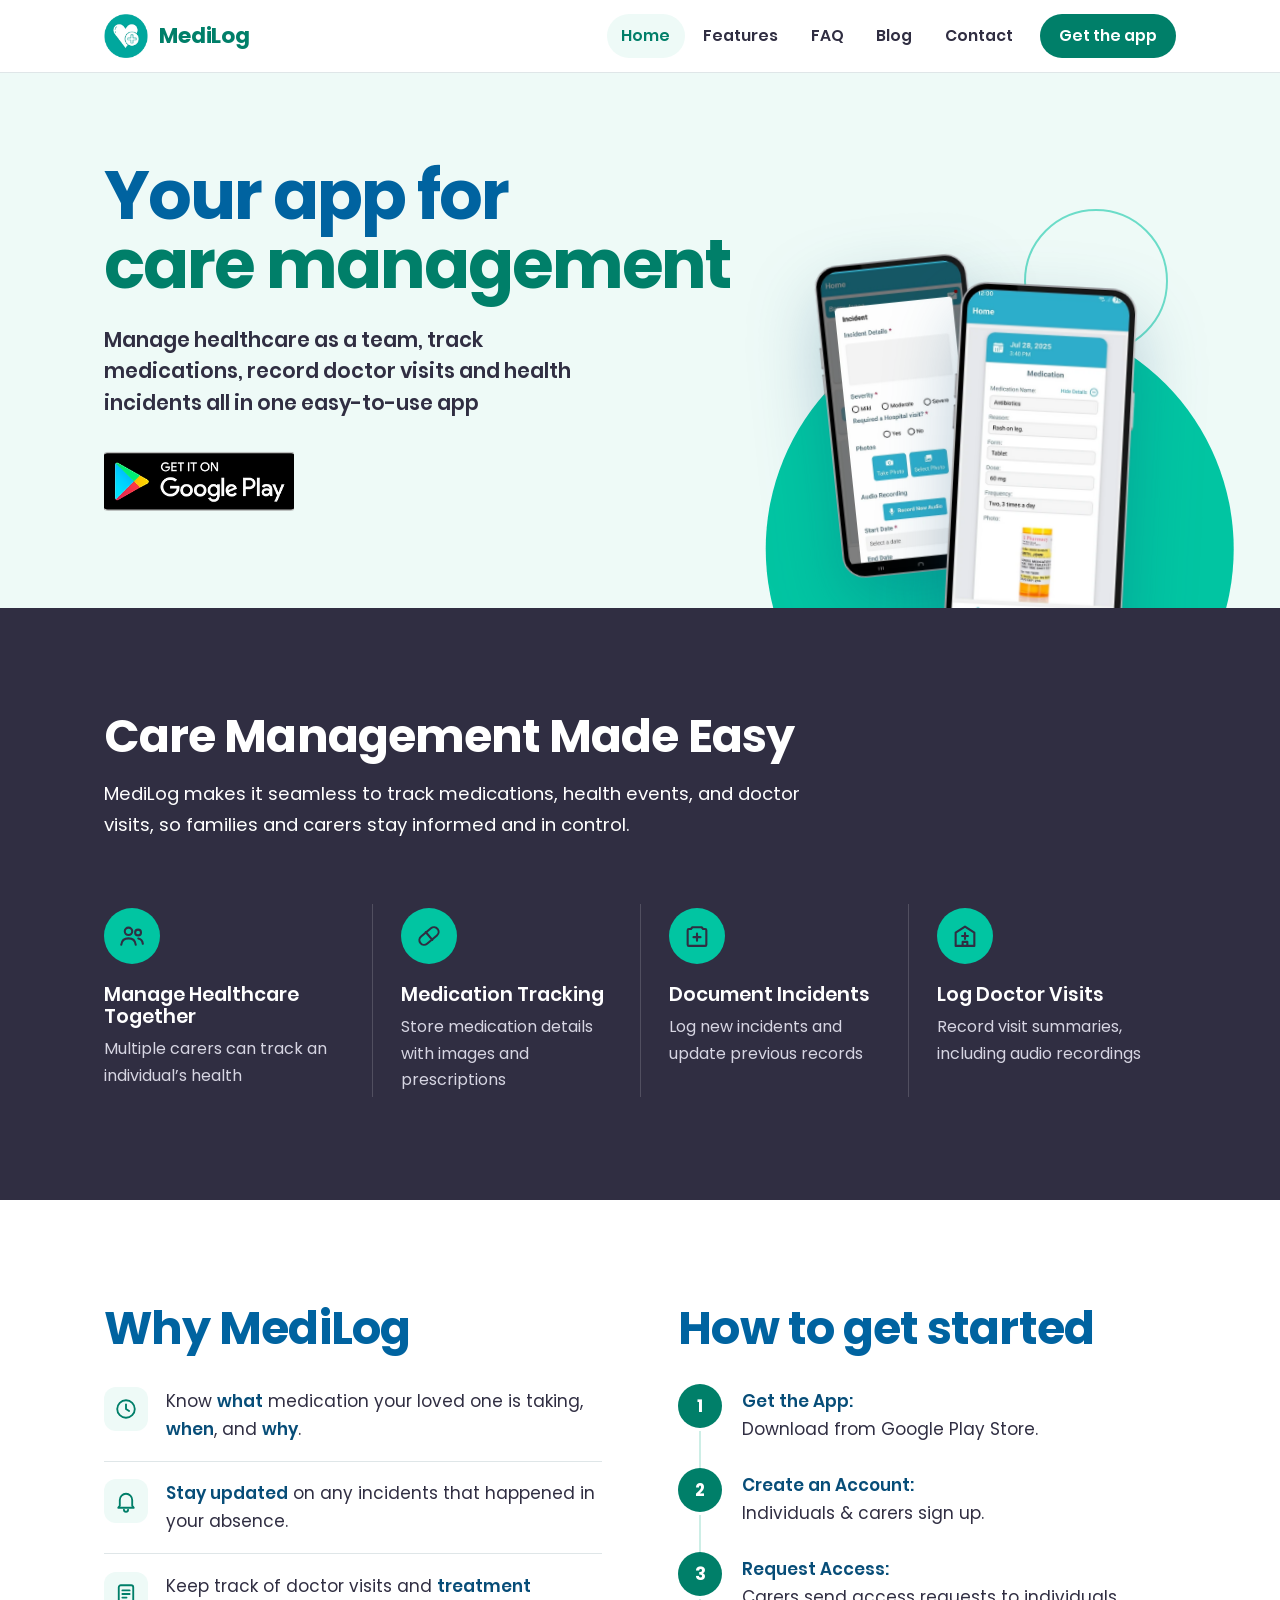
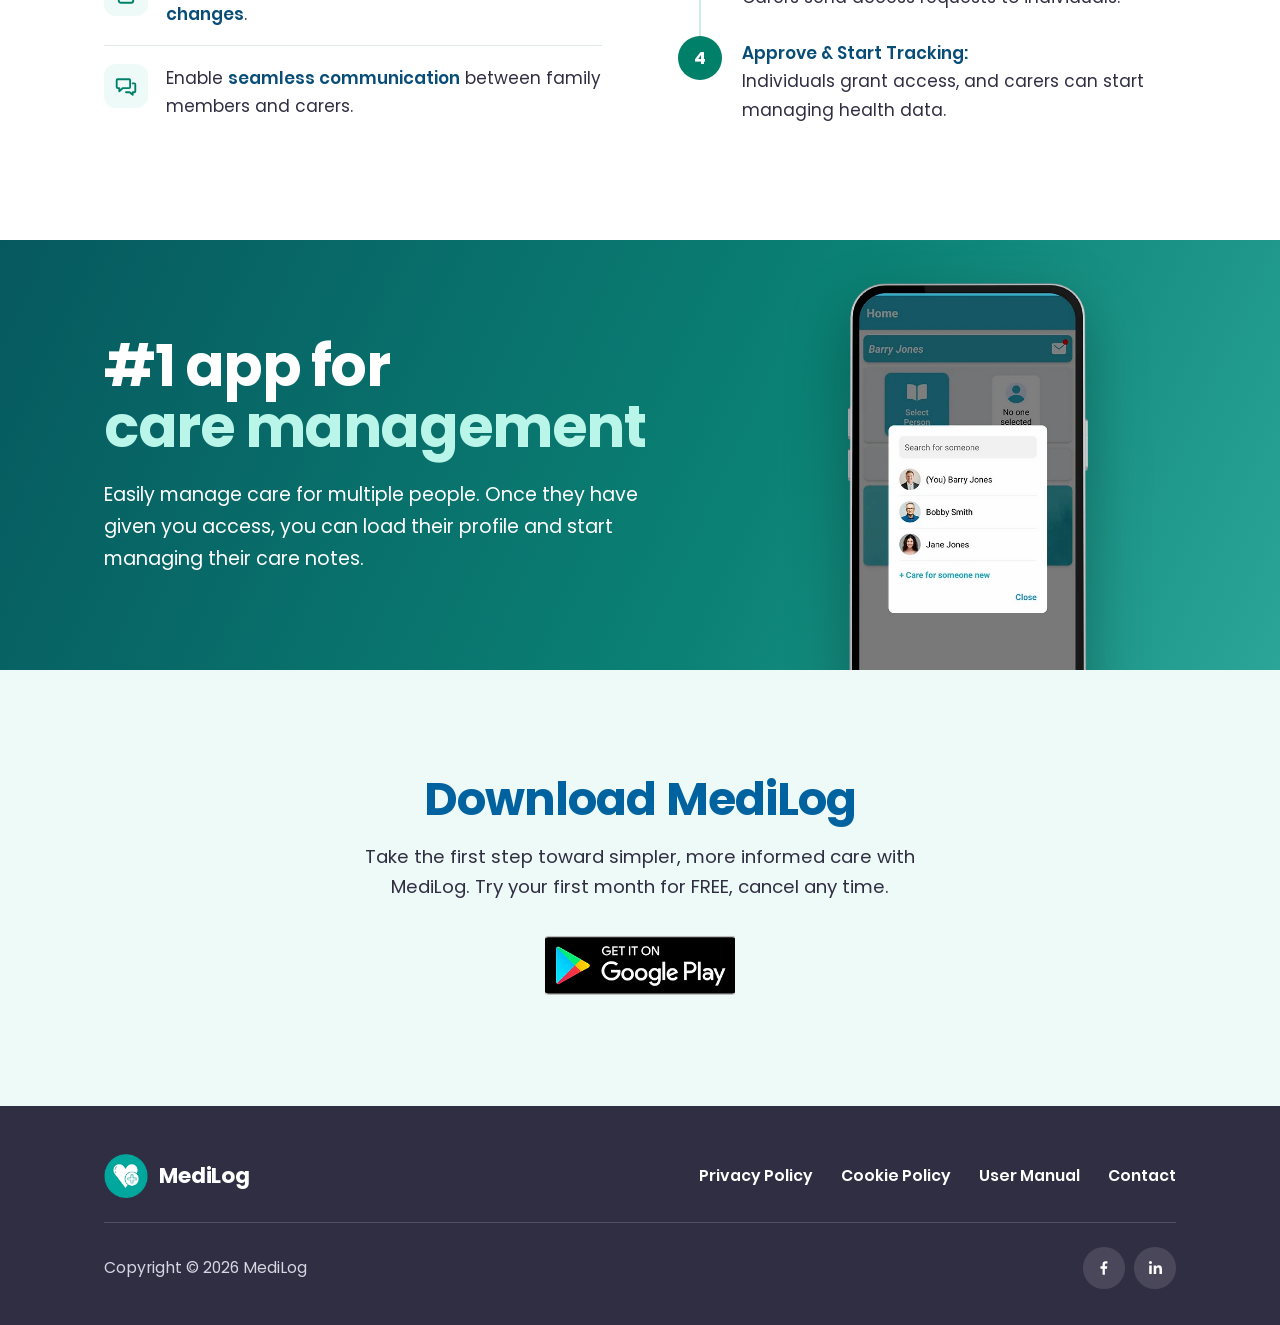
<file: index.html>
<!DOCTYPE html>
<html lang="en-GB">
<head>
<meta charset="utf-8">
<meta name="viewport" content="width=device-width, initial-scale=1">
<title>MediLog | Health Tracking App</title>
<meta name="description" content="MediLog: Track medications, schedule doctor visits, and record health incidents - all in one, easy-to-use mobile app.">
<link rel="canonical" href="https://www.medilog.co.uk/">
<meta property="og:type" content="website">
<meta property="og:site_name" content="MediLog">
<meta property="og:title" content="MediLog | Health Tracking App">
<meta property="og:description" content="MediLog: Track medications, schedule doctor visits, and record health incidents - all in one, easy-to-use mobile app.">
<meta property="og:url" content="https://www.medilog.co.uk/">
<meta property="og:image" content="https://www.medilog.co.uk/assets/img/og-image.png">
<meta name="twitter:card" content="summary_large_image">
<meta name="theme-color" content="#007f69">
<link rel="icon" type="image/png" sizes="32x32" href="assets/img/favicon-32.png">
<link rel="icon" type="image/png" sizes="192x192" href="assets/img/icon-192.png">
<link rel="apple-touch-icon" href="assets/img/apple-touch-icon.png">
<link rel="preload" href="assets/fonts/poppins-700.woff2" as="font" type="font/woff2" crossorigin>
<link rel="stylesheet" href="assets/css/site.css">
</head>
<body>
<a class="skip" href="#main">Skip to content</a>
<header class="site-header">
  <div class="wrap">
    <a class="brand" href="index.html"><img src="assets/img/logo.png" alt="" width="44" height="44">MediLog</a>
    <button class="nav-toggle" type="button" aria-expanded="false" aria-controls="site-nav"><svg viewBox="0 0 24 24" fill="none" stroke="currentColor" stroke-width="1.8" stroke-linecap="round" stroke-linejoin="round" aria-hidden="true" focusable="false"><path d="M4 7h16M4 12h16M4 17h16"/></svg>Menu</button>
    <nav class="site-nav" id="site-nav" aria-label="Main">
      <ul>
        <li><a href="index.html" aria-current="page">Home</a></li>
        <li><a href="index.html#features">Features</a></li>
        <li><a href="faq.html">FAQ</a></li>
        <li><a href="blog.html">Blog</a></li>
        <li><a href="contact.html">Contact</a></li>
        <li class="nav-cta"><a href="https://play.google.com/store/apps/details?id=com.shaficonsultancy.medilog" target="_blank" rel="noopener">Get the app</a></li>
      </ul>
    </nav>
  </div>
</header>
<main id="main">
<section class="hero">
  <div class="wrap">
    <div class="hero-copy">
      <h1>Your app for <span>care management</span></h1>
      <p class="lede">Manage healthcare as a team, track medications, record doctor visits and health incidents all in one easy-to-use app</p>
      <a class="play-badge" href="https://play.google.com/store/apps/details?id=com.shaficonsultancy.medilog" target="_blank" rel="noopener"><img src="assets/img/google-play-badge.png" alt="Get it on Google Play" width="330" height="106"></a>
    </div>
    <div class="hero-art">
      <img class="phone-back" src="assets/img/screen-incident.webp" alt="MediLog incident form with severity, photos and audio recording" width="448" height="802">
      <img class="phone-front" src="assets/img/screen-medication.webp" alt="MediLog medication record showing name, reason, dose and a photo" width="448" height="802">
    </div>
  </div>
</section>

<section class="section features on-dark" id="features">
  <div class="wrap">
    <h2>Care Management Made Easy</h2>
    <p class="section-intro">MediLog makes it seamless to track medications, health events, and doctor visits, so families and carers stay informed and in control.</p>
    <ul class="feature-grid">
      <li><span class="icon"><svg viewBox="0 0 24 24" fill="none" stroke="currentColor" stroke-width="1.8" stroke-linecap="round" stroke-linejoin="round" aria-hidden="true" focusable="false"><circle cx="9" cy="8" r="3.2"/><path d="M2.8 19.5c.4-3.4 2.9-5.5 6.2-5.5s5.8 2.1 6.2 5.5"/><circle cx="17.2" cy="9" r="2.5"/><path d="M17.4 14.1c2.2.3 3.6 2 3.9 4.6"/></svg></span><h3>Manage Healthcare Together</h3><p>Multiple carers can track an individual’s health</p></li>
      <li><span class="icon"><svg viewBox="0 0 24 24" fill="none" stroke="currentColor" stroke-width="1.8" stroke-linecap="round" stroke-linejoin="round" aria-hidden="true" focusable="false"><rect x="2.5" y="8" width="19" height="8" rx="4" transform="rotate(-40 12 12)"/><path d="M9.2 8.6l5.6 6.7"/></svg></span><h3>Medication Tracking</h3><p>Store medication details with images and prescriptions</p></li>
      <li><span class="icon"><svg viewBox="0 0 24 24" fill="none" stroke="currentColor" stroke-width="1.8" stroke-linecap="round" stroke-linejoin="round" aria-hidden="true" focusable="false"><path d="M8 4.5h8l1.2 1.5H19a1 1 0 0 1 1 1v12.5a1 1 0 0 1-1 1H5a1 1 0 0 1-1-1V7a1 1 0 0 1 1-1h1.8z"/><path d="M12 10v6M9 13h6"/></svg></span><h3>Document Incidents</h3><p>Log new incidents and update previous records</p></li>
      <li><span class="icon"><svg viewBox="0 0 24 24" fill="none" stroke="currentColor" stroke-width="1.8" stroke-linecap="round" stroke-linejoin="round" aria-hidden="true" focusable="false"><path d="M4 20.5V9.2L12 4l8 5.2v11.3z"/><path d="M12 9.5v5M9.5 12h5"/><path d="M10 20.5V17h4v3.5"/></svg></span><h3>Log Doctor Visits</h3><p>Record visit summaries, including audio recordings</p></li>
    </ul>
  </div>
</section>

<section class="section why-how">
  <div class="wrap">
    <div>
      <h2>Why MediLog</h2>
      <ul class="why-list">
        <li><svg viewBox="0 0 24 24" fill="none" stroke="currentColor" stroke-width="1.8" stroke-linecap="round" stroke-linejoin="round" aria-hidden="true" focusable="false"><circle cx="12" cy="12" r="8.5"/><path d="M12 7.5V12l3 2"/></svg><p>Know <strong>what</strong> medication your loved one is taking, <strong>when</strong>, and <strong>why</strong>.</p></li>
        <li><svg viewBox="0 0 24 24" fill="none" stroke="currentColor" stroke-width="1.8" stroke-linecap="round" stroke-linejoin="round" aria-hidden="true" focusable="false"><path d="M6 16.5V11a6 6 0 0 1 12 0v5.5l1.5 2h-15z"/><path d="M10 20.5a2 2 0 0 0 4 0"/></svg><p><strong>Stay updated</strong> on any incidents that happened in your absence.</p></li>
        <li><svg viewBox="0 0 24 24" fill="none" stroke="currentColor" stroke-width="1.8" stroke-linecap="round" stroke-linejoin="round" aria-hidden="true" focusable="false"><rect x="5" y="3.5" width="14" height="17" rx="2"/><path d="M8.5 8.5h7M8.5 12h7M8.5 15.5h4"/></svg><p>Keep track of doctor visits and <strong>treatment changes</strong>.</p></li>
        <li><svg viewBox="0 0 24 24" fill="none" stroke="currentColor" stroke-width="1.8" stroke-linecap="round" stroke-linejoin="round" aria-hidden="true" focusable="false"><path d="M4 5.5h11a1 1 0 0 1 1 1V13a1 1 0 0 1-1 1H9l-3.5 3v-3H4a1 1 0 0 1-1-1V6.5a1 1 0 0 1 1-1z"/><path d="M18.5 9.5H20a1 1 0 0 1 1 1V17a1 1 0 0 1-1 1h-1.5v2.5L15.5 18H12"/></svg><p>Enable <strong>seamless communication</strong> between family members and carers.</p></li>
      </ul>
    </div>
    <div>
      <h2>How to get started</h2>
      <ol class="steps">
        <li><strong>Get the App:</strong> Download from Google Play Store.</li>
        <li><strong>Create an Account:</strong> Individuals &amp; carers sign up.</li>
        <li><strong>Request Access:</strong> Carers send access requests to individuals.</li>
        <li><strong>Approve &amp; Start Tracking:</strong> Individuals grant access, and carers can start managing health data.</li>
      </ol>
    </div>
  </div>
</section>

<section class="section multi on-dark">
  <div class="wrap">
    <div class="multi-copy">
      <h2>#1 app for <span>care management</span></h2>
      <p>Easily manage care for multiple people. Once they have given you access, you can load their profile and start managing their care notes.</p>
    </div>
    <div class="multi-art">
      <img src="assets/img/screen-care.webp" alt="MediLog screen for choosing which person to care for" width="498" height="886" loading="lazy">
    </div>
  </div>
</section>

<section class="section download">
  <div class="wrap">
    <h2>Download MediLog</h2>
    <p>Take the first step toward simpler, more informed care with MediLog. Try your first month for FREE, cancel any time.</p>
    <a class="play-badge" href="https://play.google.com/store/apps/details?id=com.shaficonsultancy.medilog" target="_blank" rel="noopener"><img src="assets/img/google-play-badge.png" alt="Get it on Google Play" width="330" height="106"></a>
  </div>
</section>
</main>
<footer class="site-footer on-dark">
  <div class="wrap">
    <a class="brand" href="index.html"><img src="assets/img/logo.png" alt="" width="44" height="44">MediLog</a>
    <ul class="footer-links">
      <li><a href="privacypolicy.html">Privacy Policy</a></li>
      <li><a href="cookiepolicy.html">Cookie Policy</a></li>
      <li><a href="usermanual.html">User Manual</a></li>
      <li><a href="contact.html">Contact</a></li>
    </ul>
    <div class="footer-meta">
      <p>Copyright © 2026 MediLog</p>
      <ul class="social">
        <li><a href="https://www.facebook.com/MediLog.Care.Tracker/" target="_blank" rel="noopener" aria-label="MediLog on Facebook"><svg viewBox="0 0 24 24" fill="currentColor" aria-hidden="true" focusable="false"><path d="M13.6 21v-7.6h2.6l.4-3h-3V8.5c0-.9.3-1.5 1.6-1.5h1.6V4.3c-.3 0-1.2-.1-2.3-.1-2.3 0-3.8 1.4-3.8 3.9v2.3H8.1v3h2.6V21z"/></svg></a></li>
        <li><a href="https://www.linkedin.com/company/medilog-app" target="_blank" rel="noopener" aria-label="MediLog on LinkedIn"><svg viewBox="0 0 24 24" fill="currentColor" aria-hidden="true" focusable="false"><rect x="4" y="9.3" width="3.2" height="10.7"/><circle cx="5.6" cy="5.7" r="1.9"/><path d="M9.6 9.3h3.1v1.5c.6-1 1.7-1.8 3.3-1.8 3 0 4 1.9 4 4.9V20h-3.2v-5.4c0-1.5-.5-2.6-1.9-2.6-1.5 0-2.1 1-2.1 2.6V20H9.6z"/></svg></a></li>
      </ul>
    </div>
  </div>
</footer>
<script src="assets/js/site.js" defer></script>
</body>
</html>
</file>
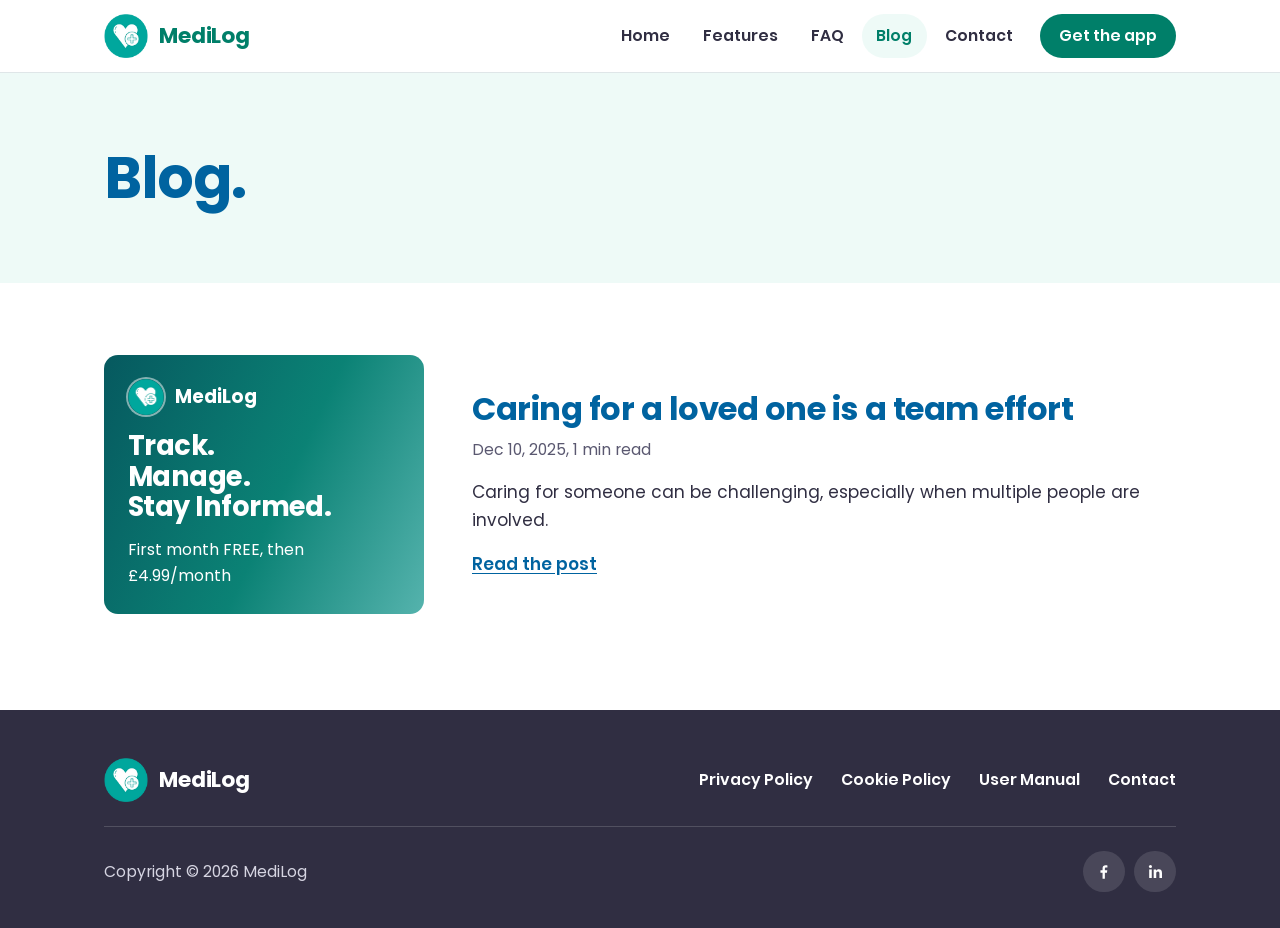
<file: blog.html>
<!DOCTYPE html>
<html lang="en-GB">
<head>
<meta charset="utf-8">
<meta name="viewport" content="width=device-width, initial-scale=1">
<title>Blog | MediLog</title>
<meta name="description" content="News and articles from MediLog, the app for care management.">
<link rel="canonical" href="https://www.medilog.co.uk/blog">
<meta property="og:type" content="website">
<meta property="og:site_name" content="MediLog">
<meta property="og:title" content="Blog | MediLog">
<meta property="og:description" content="News and articles from MediLog, the app for care management.">
<meta property="og:url" content="https://www.medilog.co.uk/blog">
<meta property="og:image" content="https://www.medilog.co.uk/assets/img/og-image.png">
<meta name="twitter:card" content="summary_large_image">
<meta name="theme-color" content="#007f69">
<link rel="icon" type="image/png" sizes="32x32" href="assets/img/favicon-32.png">
<link rel="icon" type="image/png" sizes="192x192" href="assets/img/icon-192.png">
<link rel="apple-touch-icon" href="assets/img/apple-touch-icon.png">
<link rel="preload" href="assets/fonts/poppins-700.woff2" as="font" type="font/woff2" crossorigin>
<link rel="stylesheet" href="assets/css/site.css">
</head>
<body>
<a class="skip" href="#main">Skip to content</a>
<header class="site-header">
  <div class="wrap">
    <a class="brand" href="index.html"><img src="assets/img/logo.png" alt="" width="44" height="44">MediLog</a>
    <button class="nav-toggle" type="button" aria-expanded="false" aria-controls="site-nav"><svg viewBox="0 0 24 24" fill="none" stroke="currentColor" stroke-width="1.8" stroke-linecap="round" stroke-linejoin="round" aria-hidden="true" focusable="false"><path d="M4 7h16M4 12h16M4 17h16"/></svg>Menu</button>
    <nav class="site-nav" id="site-nav" aria-label="Main">
      <ul>
        <li><a href="index.html">Home</a></li>
        <li><a href="index.html#features">Features</a></li>
        <li><a href="faq.html">FAQ</a></li>
        <li><a href="blog.html" aria-current="page">Blog</a></li>
        <li><a href="contact.html">Contact</a></li>
        <li class="nav-cta"><a href="https://play.google.com/store/apps/details?id=com.shaficonsultancy.medilog" target="_blank" rel="noopener">Get the app</a></li>
      </ul>
    </nav>
  </div>
</header>
<main id="main">
<section class="page-head">
  <div class="wrap">
    <h1>Blog.</h1>
  </div>
</section>
<section class="page-body">
  <div class="wrap">
    <ul class="post-list">
      <li>
        <article class="post-card">
          <div class="promo is-small">
  <div>
    <p class="promo-brand"><img src="assets/img/logo.png" alt="" width="48" height="48">MediLog</p>
    
    <p class="promo-big"><span>Track.</span><span>Manage.</span><span>Stay Informed.</span></p>
    <p class="promo-price">First month FREE, then £4.99/month</p>
  </div>
  
</div>
          <div>
            <h2><a href="post/makinghealthcareseamless.html">Caring for a loved one is a team effort</a></h2>
            <p class="meta"><time datetime="2025-12-10">Dec 10, 2025</time>, 1 min read</p>
            <p class="excerpt">Caring for someone can be challenging, especially when multiple people are involved.</p>
            <a class="more" href="post/makinghealthcareseamless.html">Read the post</a>
          </div>
        </article>
      </li>
    </ul>
  </div>
</section>
</main>
<footer class="site-footer on-dark">
  <div class="wrap">
    <a class="brand" href="index.html"><img src="assets/img/logo.png" alt="" width="44" height="44">MediLog</a>
    <ul class="footer-links">
      <li><a href="privacypolicy.html">Privacy Policy</a></li>
      <li><a href="cookiepolicy.html">Cookie Policy</a></li>
      <li><a href="usermanual.html">User Manual</a></li>
      <li><a href="contact.html">Contact</a></li>
    </ul>
    <div class="footer-meta">
      <p>Copyright © 2026 MediLog</p>
      <ul class="social">
        <li><a href="https://www.facebook.com/MediLog.Care.Tracker/" target="_blank" rel="noopener" aria-label="MediLog on Facebook"><svg viewBox="0 0 24 24" fill="currentColor" aria-hidden="true" focusable="false"><path d="M13.6 21v-7.6h2.6l.4-3h-3V8.5c0-.9.3-1.5 1.6-1.5h1.6V4.3c-.3 0-1.2-.1-2.3-.1-2.3 0-3.8 1.4-3.8 3.9v2.3H8.1v3h2.6V21z"/></svg></a></li>
        <li><a href="https://www.linkedin.com/company/medilog-app" target="_blank" rel="noopener" aria-label="MediLog on LinkedIn"><svg viewBox="0 0 24 24" fill="currentColor" aria-hidden="true" focusable="false"><rect x="4" y="9.3" width="3.2" height="10.7"/><circle cx="5.6" cy="5.7" r="1.9"/><path d="M9.6 9.3h3.1v1.5c.6-1 1.7-1.8 3.3-1.8 3 0 4 1.9 4 4.9V20h-3.2v-5.4c0-1.5-.5-2.6-1.9-2.6-1.5 0-2.1 1-2.1 2.6V20H9.6z"/></svg></a></li>
      </ul>
    </div>
  </div>
</footer>
<script src="assets/js/site.js" defer></script>
</body>
</html>
</file>
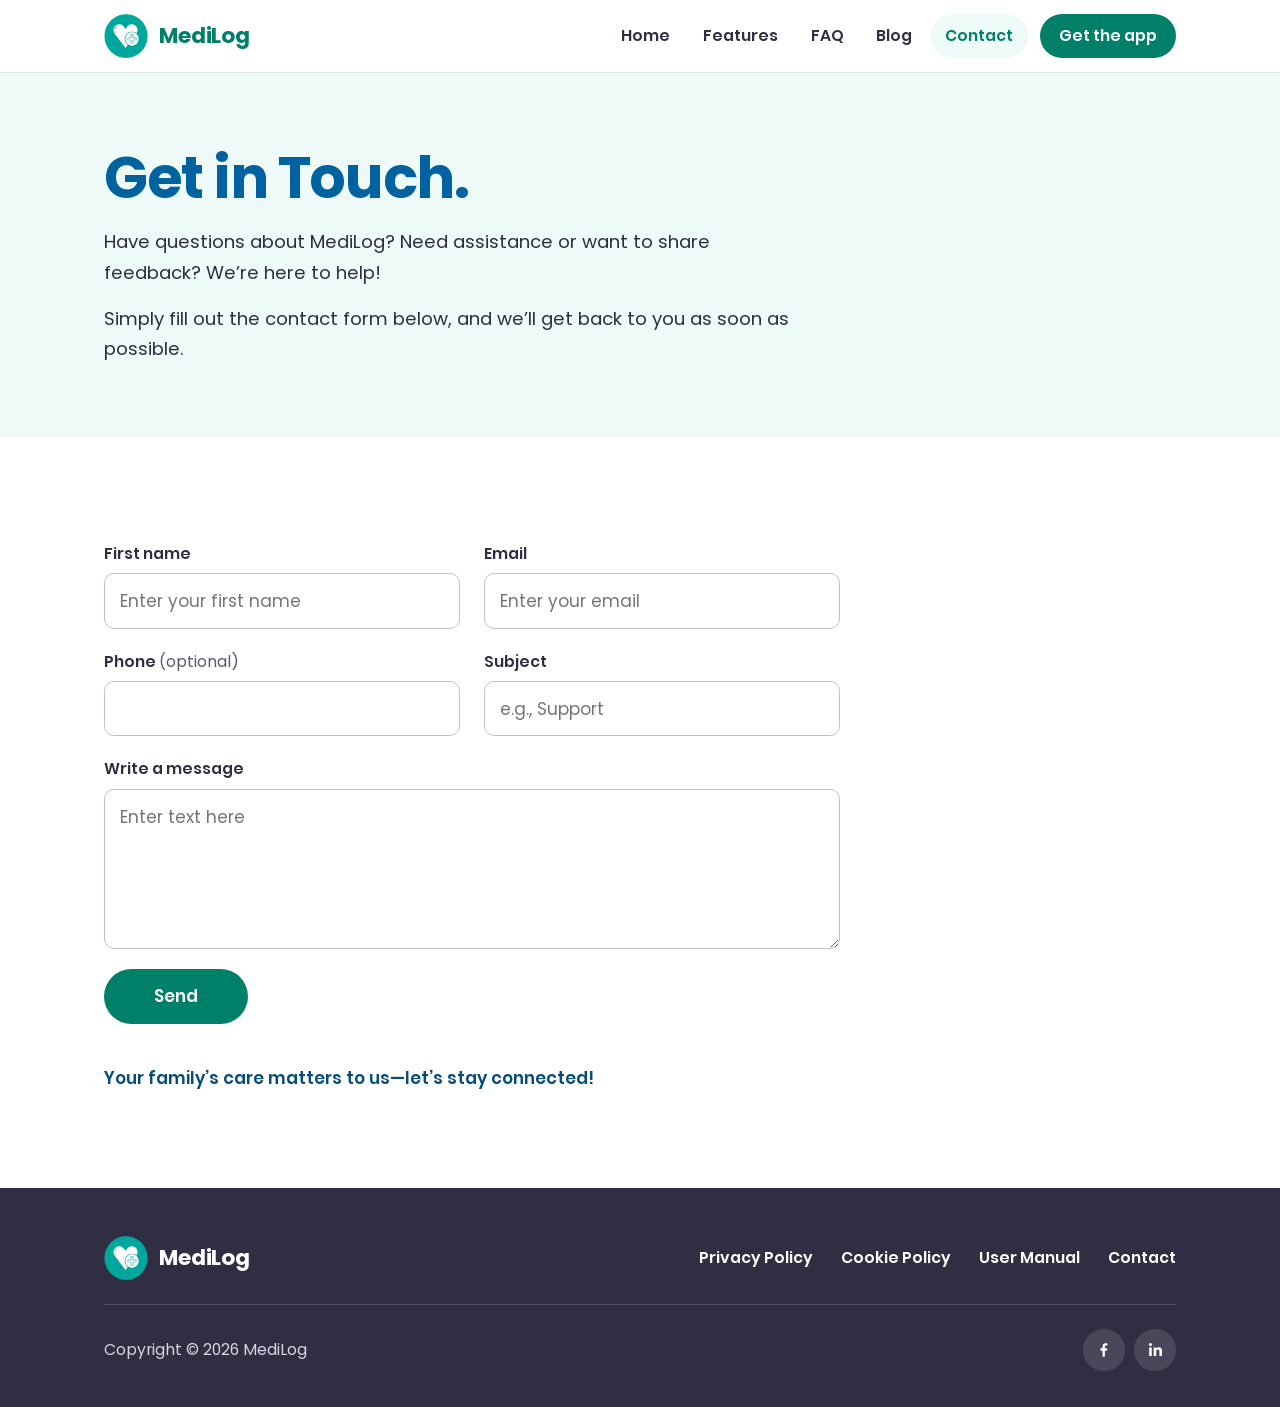
<file: contact.html>
<!DOCTYPE html>
<html lang="en-GB">
<head>
<meta charset="utf-8">
<meta name="viewport" content="width=device-width, initial-scale=1">
<title>Contact | MediLog</title>
<meta name="description" content="Have questions about MediLog? Need assistance or want to share feedback? Send us a message.">
<link rel="canonical" href="https://www.medilog.co.uk/contact">
<meta property="og:type" content="website">
<meta property="og:site_name" content="MediLog">
<meta property="og:title" content="Contact | MediLog">
<meta property="og:description" content="Have questions about MediLog? Need assistance or want to share feedback? Send us a message.">
<meta property="og:url" content="https://www.medilog.co.uk/contact">
<meta property="og:image" content="https://www.medilog.co.uk/assets/img/og-image.png">
<meta name="twitter:card" content="summary_large_image">
<meta name="theme-color" content="#007f69">
<link rel="icon" type="image/png" sizes="32x32" href="assets/img/favicon-32.png">
<link rel="icon" type="image/png" sizes="192x192" href="assets/img/icon-192.png">
<link rel="apple-touch-icon" href="assets/img/apple-touch-icon.png">
<link rel="preload" href="assets/fonts/poppins-700.woff2" as="font" type="font/woff2" crossorigin>
<link rel="stylesheet" href="assets/css/site.css">
</head>
<body>
<a class="skip" href="#main">Skip to content</a>
<header class="site-header">
  <div class="wrap">
    <a class="brand" href="index.html"><img src="assets/img/logo.png" alt="" width="44" height="44">MediLog</a>
    <button class="nav-toggle" type="button" aria-expanded="false" aria-controls="site-nav"><svg viewBox="0 0 24 24" fill="none" stroke="currentColor" stroke-width="1.8" stroke-linecap="round" stroke-linejoin="round" aria-hidden="true" focusable="false"><path d="M4 7h16M4 12h16M4 17h16"/></svg>Menu</button>
    <nav class="site-nav" id="site-nav" aria-label="Main">
      <ul>
        <li><a href="index.html">Home</a></li>
        <li><a href="index.html#features">Features</a></li>
        <li><a href="faq.html">FAQ</a></li>
        <li><a href="blog.html">Blog</a></li>
        <li><a href="contact.html" aria-current="page">Contact</a></li>
        <li class="nav-cta"><a href="https://play.google.com/store/apps/details?id=com.shaficonsultancy.medilog" target="_blank" rel="noopener">Get the app</a></li>
      </ul>
    </nav>
  </div>
</header>
<main id="main">
<section class="page-head">
  <div class="wrap">
    <h1>Get in Touch.</h1>
    <p>Have questions about MediLog? Need assistance or want to share feedback? We’re here to help!</p>
    <p>Simply fill out the contact form below, and we’ll get back to you as soon as possible.</p>
  </div>
</section>
<section class="page-body">
  <div class="wrap narrow">
    <p class="form-note" id="form-error" role="alert" hidden></p>
    <form class="contact-form" action="send.php" method="post" accept-charset="utf-8">
      <div class="field">
        <label for="first_name">First name</label>
        <input id="first_name" name="first_name" type="text" placeholder="Enter your first name" autocomplete="given-name" maxlength="100" required>
      </div>
      <div class="field">
        <label for="email">Email</label>
        <input id="email" name="email" type="email" placeholder="Enter your email" autocomplete="email" maxlength="200" required>
      </div>
      <div class="field">
        <label for="phone">Phone <span>(optional)</span></label>
        <input id="phone" name="phone" type="tel" autocomplete="tel" maxlength="40">
      </div>
      <div class="field">
        <label for="subject">Subject</label>
        <input id="subject" name="subject" type="text" placeholder="e.g., Support" maxlength="150" required>
      </div>
      <div class="field full">
        <label for="message">Write a message</label>
        <textarea id="message" name="message" placeholder="Enter text here" maxlength="5000" required></textarea>
      </div>
      <div class="hp" aria-hidden="true">
        <label for="website">Leave this field empty</label>
        <input id="website" name="website" type="text" tabindex="-1" autocomplete="off">
      </div>
      <input type="hidden" name="t" id="form-time" value="">
      <div class="field full">
        <button class="btn" type="submit">Send</button>
      </div>
    </form>
    <p class="contact-closing">Your family’s care matters to us—let’s stay connected!</p>
  </div>
</section>
</main>
<footer class="site-footer on-dark">
  <div class="wrap">
    <a class="brand" href="index.html"><img src="assets/img/logo.png" alt="" width="44" height="44">MediLog</a>
    <ul class="footer-links">
      <li><a href="privacypolicy.html">Privacy Policy</a></li>
      <li><a href="cookiepolicy.html">Cookie Policy</a></li>
      <li><a href="usermanual.html">User Manual</a></li>
      <li><a href="contact.html">Contact</a></li>
    </ul>
    <div class="footer-meta">
      <p>Copyright © 2026 MediLog</p>
      <ul class="social">
        <li><a href="https://www.facebook.com/MediLog.Care.Tracker/" target="_blank" rel="noopener" aria-label="MediLog on Facebook"><svg viewBox="0 0 24 24" fill="currentColor" aria-hidden="true" focusable="false"><path d="M13.6 21v-7.6h2.6l.4-3h-3V8.5c0-.9.3-1.5 1.6-1.5h1.6V4.3c-.3 0-1.2-.1-2.3-.1-2.3 0-3.8 1.4-3.8 3.9v2.3H8.1v3h2.6V21z"/></svg></a></li>
        <li><a href="https://www.linkedin.com/company/medilog-app" target="_blank" rel="noopener" aria-label="MediLog on LinkedIn"><svg viewBox="0 0 24 24" fill="currentColor" aria-hidden="true" focusable="false"><rect x="4" y="9.3" width="3.2" height="10.7"/><circle cx="5.6" cy="5.7" r="1.9"/><path d="M9.6 9.3h3.1v1.5c.6-1 1.7-1.8 3.3-1.8 3 0 4 1.9 4 4.9V20h-3.2v-5.4c0-1.5-.5-2.6-1.9-2.6-1.5 0-2.1 1-2.1 2.6V20H9.6z"/></svg></a></li>
      </ul>
    </div>
  </div>
</footer>
<script src="assets/js/site.js" defer></script>
</body>
</html>
</file>
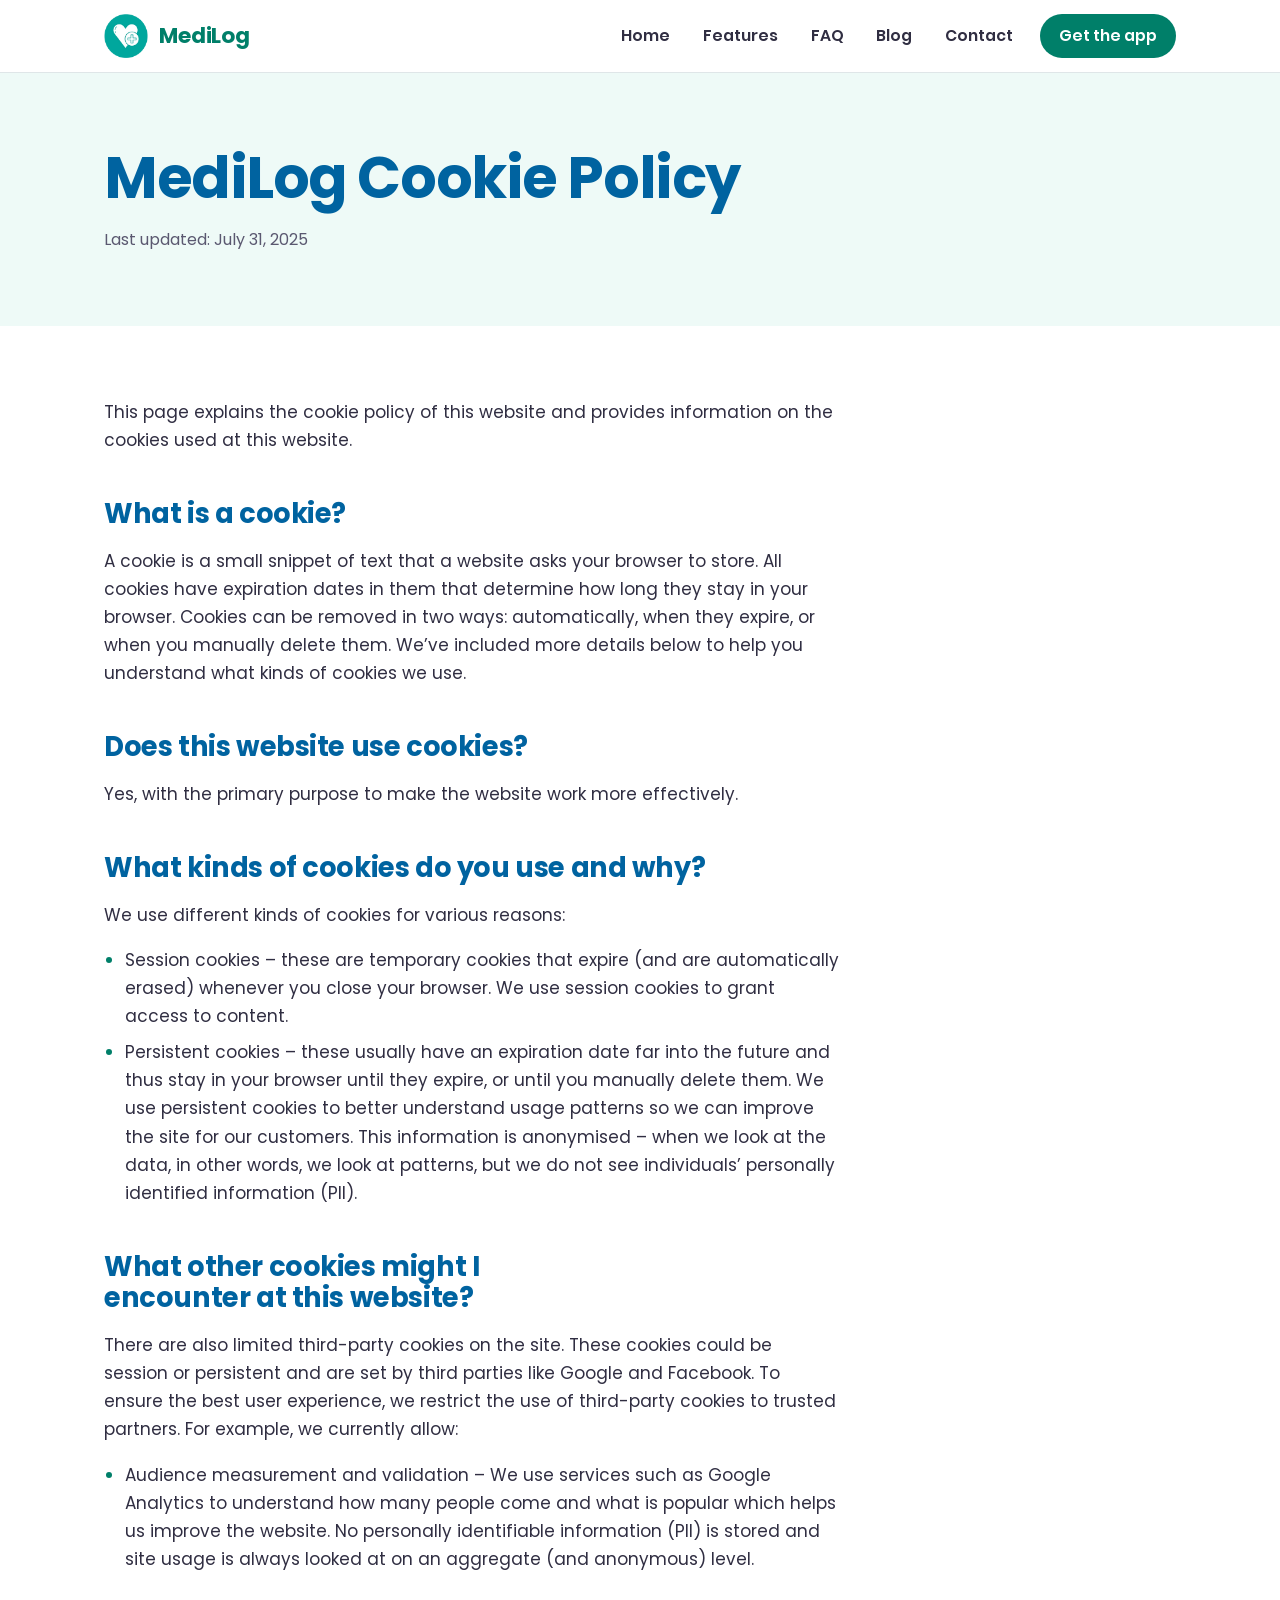
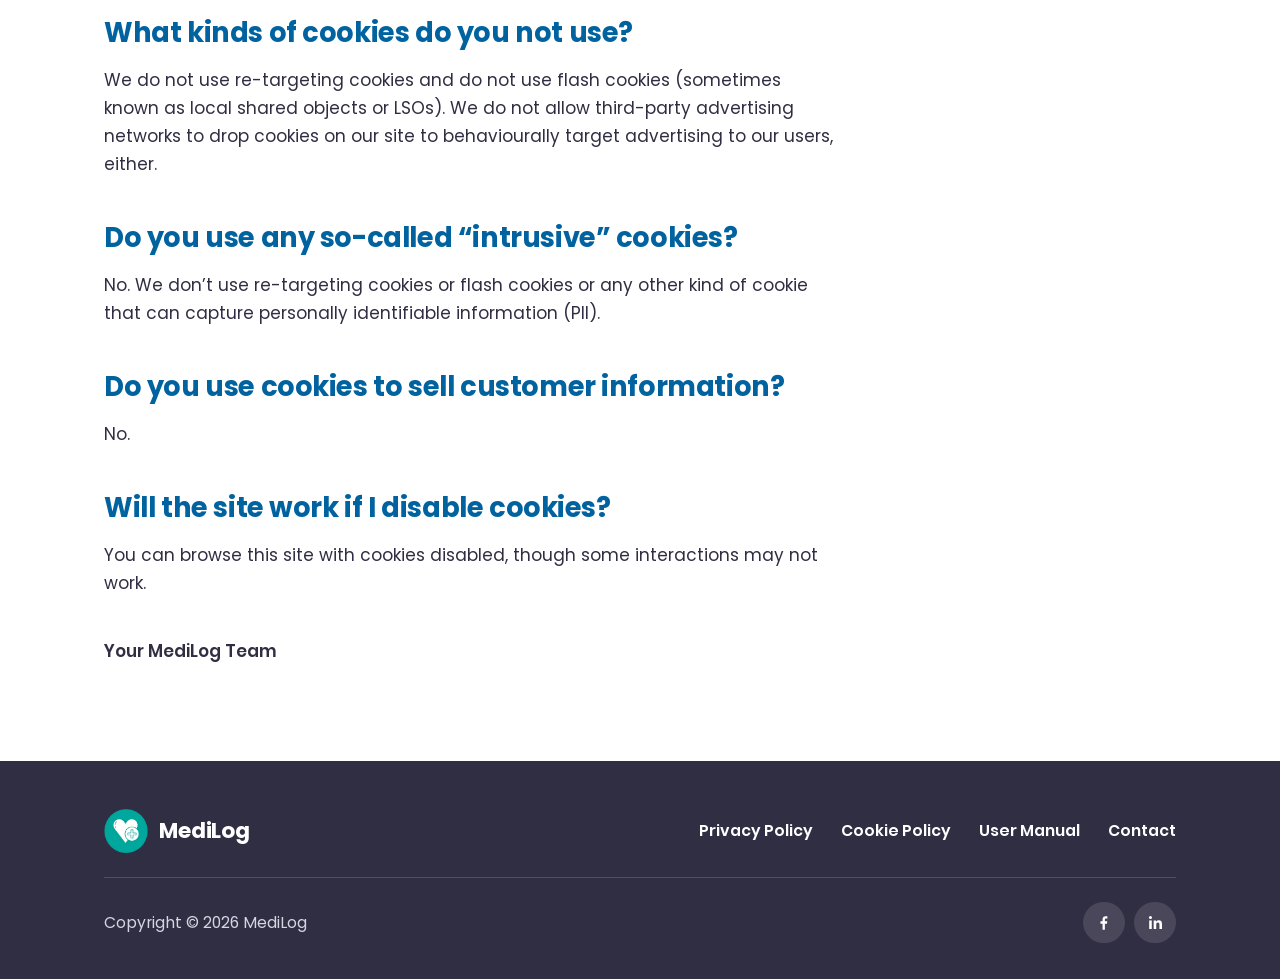
<file: cookiepolicy.html>
<!DOCTYPE html>
<html lang="en-GB">
<head>
<meta charset="utf-8">
<meta name="viewport" content="width=device-width, initial-scale=1">
<title>Cookie Policy | MediLog</title>
<meta name="description" content="Information on the cookies used on the MediLog website.">
<link rel="canonical" href="https://www.medilog.co.uk/cookiepolicy">
<meta property="og:type" content="website">
<meta property="og:site_name" content="MediLog">
<meta property="og:title" content="Cookie Policy | MediLog">
<meta property="og:description" content="Information on the cookies used on the MediLog website.">
<meta property="og:url" content="https://www.medilog.co.uk/cookiepolicy">
<meta property="og:image" content="https://www.medilog.co.uk/assets/img/og-image.png">
<meta name="twitter:card" content="summary_large_image">
<meta name="theme-color" content="#007f69">
<link rel="icon" type="image/png" sizes="32x32" href="assets/img/favicon-32.png">
<link rel="icon" type="image/png" sizes="192x192" href="assets/img/icon-192.png">
<link rel="apple-touch-icon" href="assets/img/apple-touch-icon.png">
<link rel="preload" href="assets/fonts/poppins-700.woff2" as="font" type="font/woff2" crossorigin>
<link rel="stylesheet" href="assets/css/site.css">
</head>
<body>
<a class="skip" href="#main">Skip to content</a>
<header class="site-header">
  <div class="wrap">
    <a class="brand" href="index.html"><img src="assets/img/logo.png" alt="" width="44" height="44">MediLog</a>
    <button class="nav-toggle" type="button" aria-expanded="false" aria-controls="site-nav"><svg viewBox="0 0 24 24" fill="none" stroke="currentColor" stroke-width="1.8" stroke-linecap="round" stroke-linejoin="round" aria-hidden="true" focusable="false"><path d="M4 7h16M4 12h16M4 17h16"/></svg>Menu</button>
    <nav class="site-nav" id="site-nav" aria-label="Main">
      <ul>
        <li><a href="index.html">Home</a></li>
        <li><a href="index.html#features">Features</a></li>
        <li><a href="faq.html">FAQ</a></li>
        <li><a href="blog.html">Blog</a></li>
        <li><a href="contact.html">Contact</a></li>
        <li class="nav-cta"><a href="https://play.google.com/store/apps/details?id=com.shaficonsultancy.medilog" target="_blank" rel="noopener">Get the app</a></li>
      </ul>
    </nav>
  </div>
</header>
<main id="main">
<section class="page-head">
  <div class="wrap narrow">
    <h1>MediLog Cookie Policy</h1>
    <p class="meta">Last updated: July 31, 2025</p>
  </div>
</section>
<section class="page-body">
  <div class="wrap narrow prose">
<p>This page explains the cookie policy of this website and provides information on the cookies used at this website.</p>
<h2>What is a cookie?</h2>
<p>A cookie is a small snippet of text that a website asks your browser to store. All cookies have expiration dates in them that determine how long they stay in your browser. Cookies can be removed in two ways: automatically, when they expire, or when you manually delete them. We’ve included more details below to help you understand what kinds of cookies we use.</p>
<h2>Does this website use cookies?</h2>
<p>Yes, with the primary purpose to make the website work more effectively.</p>
<h2>What kinds of cookies do you use and why?</h2>
<p>We use different kinds of cookies for various reasons:</p>
<ul>
  <li>Session cookies – these are temporary cookies that expire (and are automatically erased) whenever you close your browser. We use session cookies to grant access to content.</li>
  <li>Persistent cookies – these usually have an expiration date far into the future and thus stay in your browser until they expire, or until you manually delete them. We use persistent cookies to better understand usage patterns so we can improve the site for our customers. This information is anonymised – when we look at the data, in other words, we look at patterns, but we do not see individuals’ personally identified information (PII).</li>
</ul>
<h2>What other cookies might I encounter at this website?</h2>
<p>There are also limited third-party cookies on the site. These cookies could be session or persistent and are set by third parties like Google and Facebook. To ensure the best user experience, we restrict the use of third-party cookies to trusted partners. For example, we currently allow:</p>
<ul>
  <li>Audience measurement and validation – We use services such as Google Analytics to understand how many people come and what is popular which helps us improve the website. No personally identifiable information (PII) is stored and site usage is always looked at on an aggregate (and anonymous) level.</li>
</ul>
<h2>What kinds of cookies do you not use?</h2>
<p>We do not use re-targeting cookies and do not use flash cookies (sometimes known as local shared objects or LSOs). We do not allow third-party advertising networks to drop cookies on our site to behaviourally target advertising to our users, either.</p>
<h2>Do you use any so-called “intrusive” cookies?</h2>
<p>No. We don’t use re-targeting cookies or flash cookies or any other kind of cookie that can capture personally identifiable information (PII).</p>
<h2>Do you use cookies to sell customer information?</h2>
<p>No.</p>
<h2>Will the site work if I disable cookies?</h2>
<p>You can browse this site with cookies disabled, though some interactions may not work.</p>
<p class="signoff">Your MediLog Team</p>
  </div>
</section>
</main>
<footer class="site-footer on-dark">
  <div class="wrap">
    <a class="brand" href="index.html"><img src="assets/img/logo.png" alt="" width="44" height="44">MediLog</a>
    <ul class="footer-links">
      <li><a href="privacypolicy.html">Privacy Policy</a></li>
      <li><a href="cookiepolicy.html">Cookie Policy</a></li>
      <li><a href="usermanual.html">User Manual</a></li>
      <li><a href="contact.html">Contact</a></li>
    </ul>
    <div class="footer-meta">
      <p>Copyright © 2026 MediLog</p>
      <ul class="social">
        <li><a href="https://www.facebook.com/MediLog.Care.Tracker/" target="_blank" rel="noopener" aria-label="MediLog on Facebook"><svg viewBox="0 0 24 24" fill="currentColor" aria-hidden="true" focusable="false"><path d="M13.6 21v-7.6h2.6l.4-3h-3V8.5c0-.9.3-1.5 1.6-1.5h1.6V4.3c-.3 0-1.2-.1-2.3-.1-2.3 0-3.8 1.4-3.8 3.9v2.3H8.1v3h2.6V21z"/></svg></a></li>
        <li><a href="https://www.linkedin.com/company/medilog-app" target="_blank" rel="noopener" aria-label="MediLog on LinkedIn"><svg viewBox="0 0 24 24" fill="currentColor" aria-hidden="true" focusable="false"><rect x="4" y="9.3" width="3.2" height="10.7"/><circle cx="5.6" cy="5.7" r="1.9"/><path d="M9.6 9.3h3.1v1.5c.6-1 1.7-1.8 3.3-1.8 3 0 4 1.9 4 4.9V20h-3.2v-5.4c0-1.5-.5-2.6-1.9-2.6-1.5 0-2.1 1-2.1 2.6V20H9.6z"/></svg></a></li>
      </ul>
    </div>
  </div>
</footer>
<script src="assets/js/site.js" defer></script>
</body>
</html>
</file>
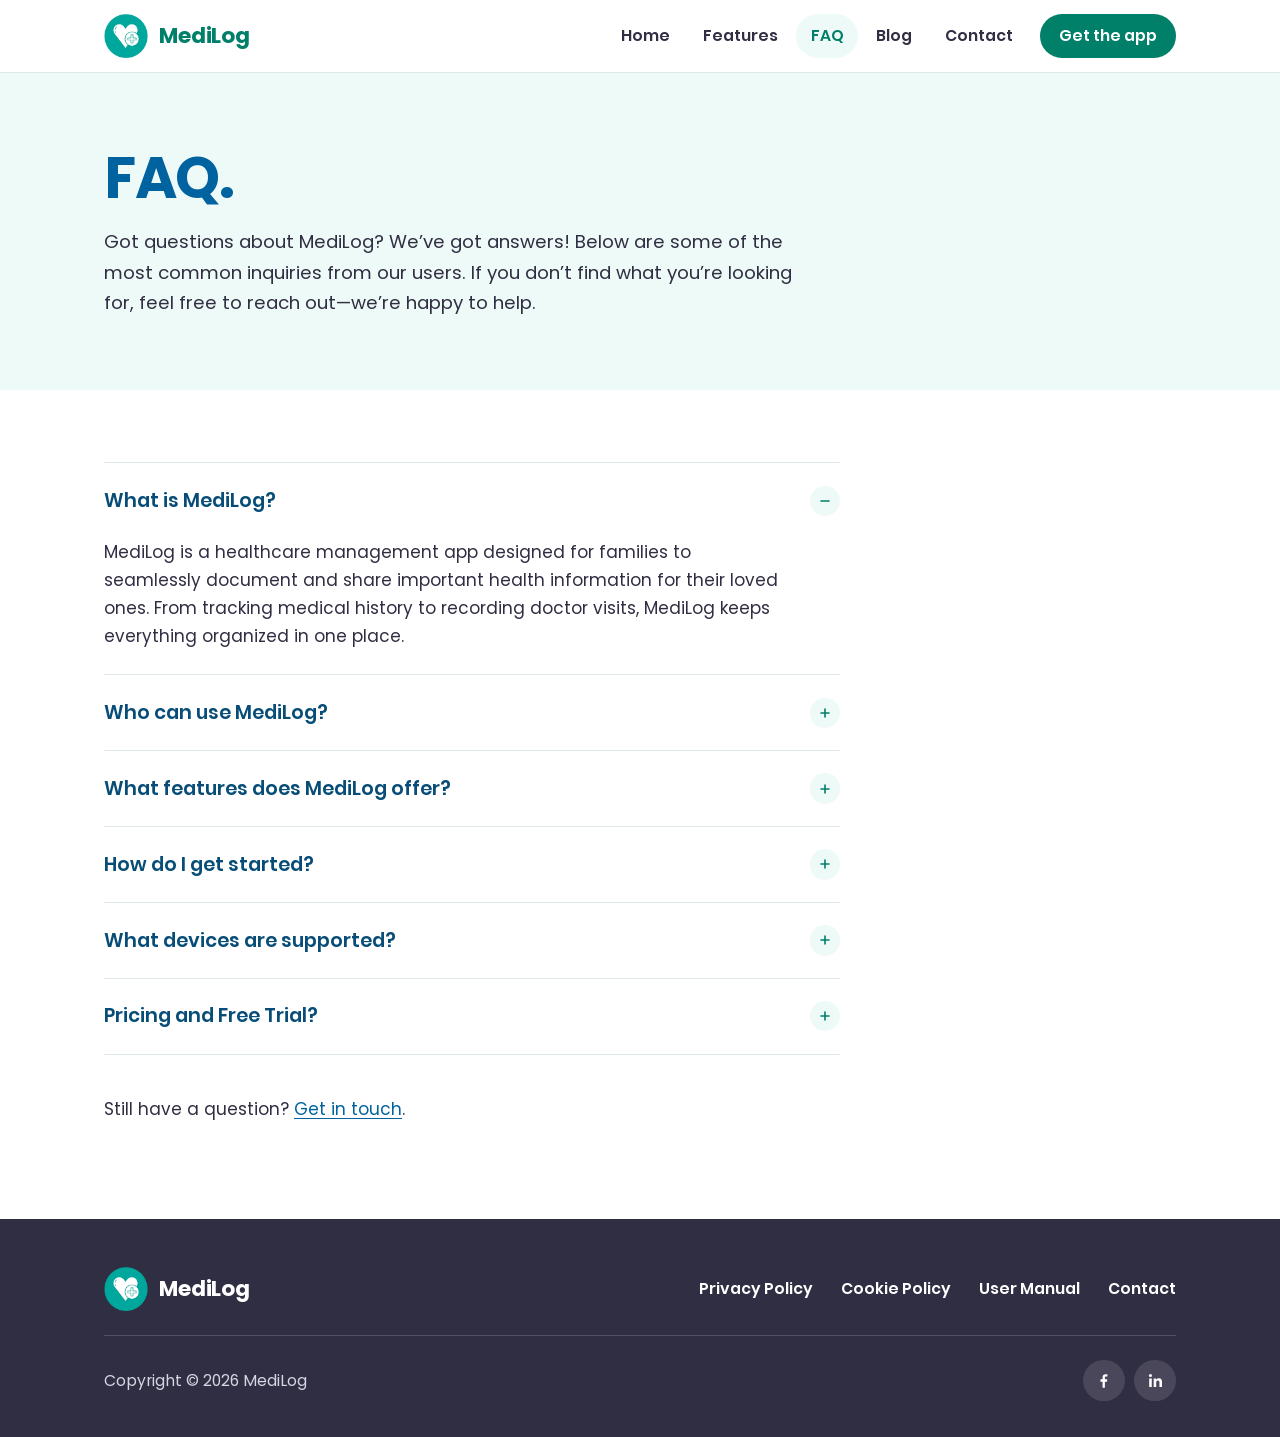
<file: faq.html>
<!DOCTYPE html>
<html lang="en-GB">
<head>
<meta charset="utf-8">
<meta name="viewport" content="width=device-width, initial-scale=1">
<title>FAQ | MediLog</title>
<meta name="description" content="Answers to common questions about MediLog: who it is for, features, supported devices, pricing and the free trial.">
<link rel="canonical" href="https://www.medilog.co.uk/faq">
<meta property="og:type" content="website">
<meta property="og:site_name" content="MediLog">
<meta property="og:title" content="FAQ | MediLog">
<meta property="og:description" content="Answers to common questions about MediLog: who it is for, features, supported devices, pricing and the free trial.">
<meta property="og:url" content="https://www.medilog.co.uk/faq">
<meta property="og:image" content="https://www.medilog.co.uk/assets/img/og-image.png">
<meta name="twitter:card" content="summary_large_image">
<meta name="theme-color" content="#007f69">
<link rel="icon" type="image/png" sizes="32x32" href="assets/img/favicon-32.png">
<link rel="icon" type="image/png" sizes="192x192" href="assets/img/icon-192.png">
<link rel="apple-touch-icon" href="assets/img/apple-touch-icon.png">
<link rel="preload" href="assets/fonts/poppins-700.woff2" as="font" type="font/woff2" crossorigin>
<link rel="stylesheet" href="assets/css/site.css">
<script type="application/ld+json">{"@context": "https://schema.org", "@type": "FAQPage", "mainEntity": [{"@type": "Question", "name": "What is MediLog?", "acceptedAnswer": {"@type": "Answer", "text": "MediLog is a healthcare management app designed for families to seamlessly document and share important health information for their loved ones. From tracking medical history to recording doctor visits, MediLog keeps everything organized in one place."}}, {"@type": "Question", "name": "Who can use MediLog?", "acceptedAnswer": {"@type": "Answer", "text": "MediLog is designed for individuals and families, especially those caring for aging parents, grandparents, or loved ones who need ongoing support. MediLog is also designed for professional healthcare workers, where they need to care for multiple people at the same time and keep-up-to date with their latest health information."}}, {"@type": "Question", "name": "What features does MediLog offer?", "acceptedAnswer": {"@type": "Answer", "text": "With MediLog, you can: Document health incidents and updates Track medication history Record and review doctor’s visits Share important care details with family members"}}, {"@type": "Question", "name": "How do I get started?", "acceptedAnswer": {"@type": "Answer", "text": "Simply download the MediLog app through the Google Play Store, then subscribe to an account and start adding health information. It’s easy to invite family members and collaborate on providing care."}}, {"@type": "Question", "name": "What devices are supported?", "acceptedAnswer": {"@type": "Answer", "text": "Currently MediLog is only available for Android devices."}}, {"@type": "Question", "name": "Pricing and Free Trial?", "acceptedAnswer": {"@type": "Answer", "text": "Each unique Google Play Store Account will initially get a free one-month trial, then it's only £4.99 per month afterwards. You can cancel any time."}}]}</script>
</head>
<body>
<a class="skip" href="#main">Skip to content</a>
<header class="site-header">
  <div class="wrap">
    <a class="brand" href="index.html"><img src="assets/img/logo.png" alt="" width="44" height="44">MediLog</a>
    <button class="nav-toggle" type="button" aria-expanded="false" aria-controls="site-nav"><svg viewBox="0 0 24 24" fill="none" stroke="currentColor" stroke-width="1.8" stroke-linecap="round" stroke-linejoin="round" aria-hidden="true" focusable="false"><path d="M4 7h16M4 12h16M4 17h16"/></svg>Menu</button>
    <nav class="site-nav" id="site-nav" aria-label="Main">
      <ul>
        <li><a href="index.html">Home</a></li>
        <li><a href="index.html#features">Features</a></li>
        <li><a href="faq.html" aria-current="page">FAQ</a></li>
        <li><a href="blog.html">Blog</a></li>
        <li><a href="contact.html">Contact</a></li>
        <li class="nav-cta"><a href="https://play.google.com/store/apps/details?id=com.shaficonsultancy.medilog" target="_blank" rel="noopener">Get the app</a></li>
      </ul>
    </nav>
  </div>
</header>
<main id="main">
<section class="page-head">
  <div class="wrap">
    <h1>FAQ.</h1>
    <p>Got questions about MediLog? We’ve got answers! Below are some of the most common inquiries from our users. If you don’t find what you’re looking for, feel free to reach out—we’re happy to help.</p>
  </div>
</section>
<section class="page-body">
  <div class="wrap narrow">
    <div class="faq">
      <details open><summary>What is MediLog?</summary><div class="answer"><p>MediLog is a healthcare management app designed for families to seamlessly document and share important health information for their loved ones. From tracking medical history to recording doctor visits, MediLog keeps everything organized in one place.</p></div></details>
      <details><summary>Who can use MediLog?</summary><div class="answer"><p>MediLog is designed for individuals and families, especially those caring for aging parents, grandparents, or loved ones who need ongoing support.</p><p>MediLog is also designed for professional healthcare workers, where they need to care for multiple people at the same time and keep-up-to date with their latest health information.</p></div></details>
      <details><summary>What features does MediLog offer?</summary><div class="answer"><p>With MediLog, you can:</p><ul><li>Document health incidents and updates</li><li>Track medication history</li><li>Record and review doctor’s visits</li><li>Share important care details with family members</li></ul></div></details>
      <details><summary>How do I get started?</summary><div class="answer"><p>Simply download the MediLog app through the Google Play Store, then subscribe to an account and start adding health information. It’s easy to invite family members and collaborate on providing care.</p></div></details>
      <details><summary>What devices are supported?</summary><div class="answer"><p>Currently MediLog is only available for Android devices.</p></div></details>
      <details><summary>Pricing and Free Trial?</summary><div class="answer"><p>Each unique Google Play Store Account will initially get a free one-month trial, then it&#x27;s only £4.99 per month afterwards. You can cancel any time.</p></div></details>
    </div>
    <p class="after-list">Still have a question? <a href="contact.html">Get in touch</a>.</p>
  </div>
</section>
</main>
<footer class="site-footer on-dark">
  <div class="wrap">
    <a class="brand" href="index.html"><img src="assets/img/logo.png" alt="" width="44" height="44">MediLog</a>
    <ul class="footer-links">
      <li><a href="privacypolicy.html">Privacy Policy</a></li>
      <li><a href="cookiepolicy.html">Cookie Policy</a></li>
      <li><a href="usermanual.html">User Manual</a></li>
      <li><a href="contact.html">Contact</a></li>
    </ul>
    <div class="footer-meta">
      <p>Copyright © 2026 MediLog</p>
      <ul class="social">
        <li><a href="https://www.facebook.com/MediLog.Care.Tracker/" target="_blank" rel="noopener" aria-label="MediLog on Facebook"><svg viewBox="0 0 24 24" fill="currentColor" aria-hidden="true" focusable="false"><path d="M13.6 21v-7.6h2.6l.4-3h-3V8.5c0-.9.3-1.5 1.6-1.5h1.6V4.3c-.3 0-1.2-.1-2.3-.1-2.3 0-3.8 1.4-3.8 3.9v2.3H8.1v3h2.6V21z"/></svg></a></li>
        <li><a href="https://www.linkedin.com/company/medilog-app" target="_blank" rel="noopener" aria-label="MediLog on LinkedIn"><svg viewBox="0 0 24 24" fill="currentColor" aria-hidden="true" focusable="false"><rect x="4" y="9.3" width="3.2" height="10.7"/><circle cx="5.6" cy="5.7" r="1.9"/><path d="M9.6 9.3h3.1v1.5c.6-1 1.7-1.8 3.3-1.8 3 0 4 1.9 4 4.9V20h-3.2v-5.4c0-1.5-.5-2.6-1.9-2.6-1.5 0-2.1 1-2.1 2.6V20H9.6z"/></svg></a></li>
      </ul>
    </div>
  </div>
</footer>
<script src="assets/js/site.js" defer></script>
</body>
</html>
</file>
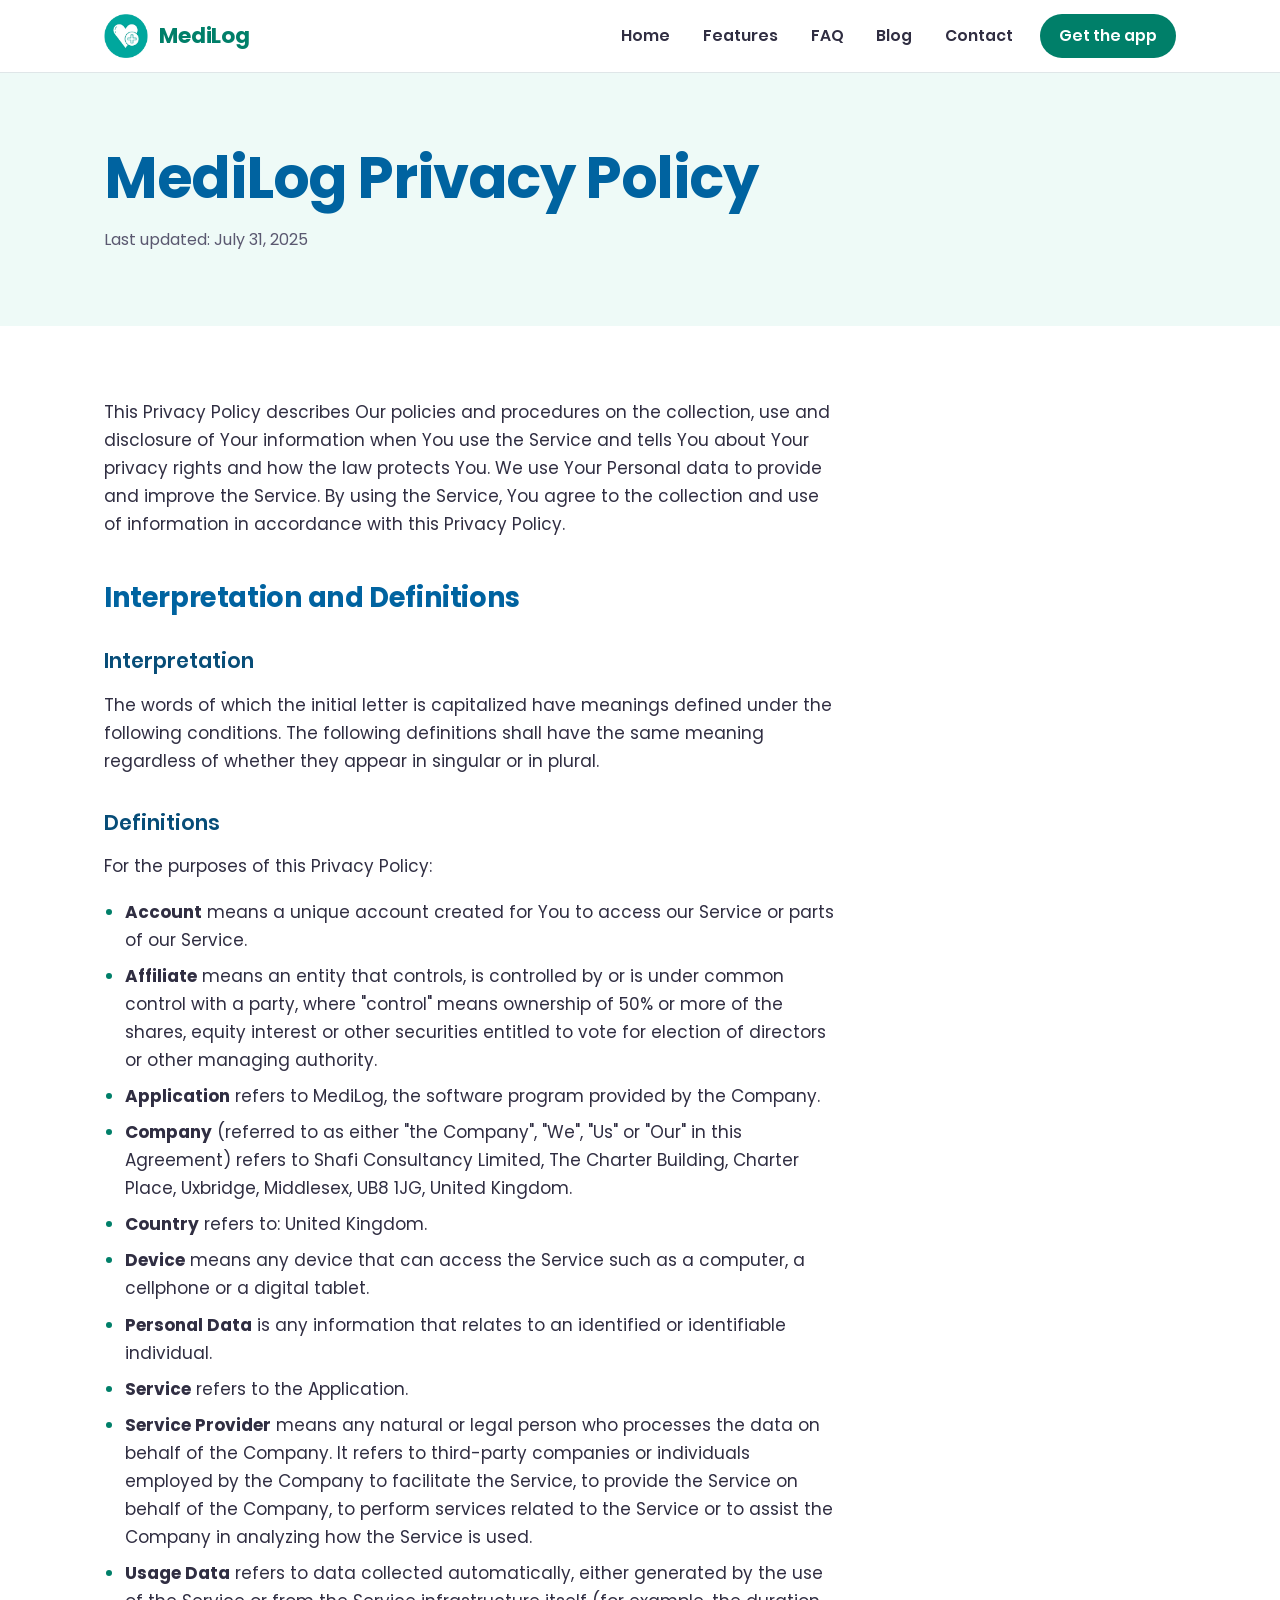
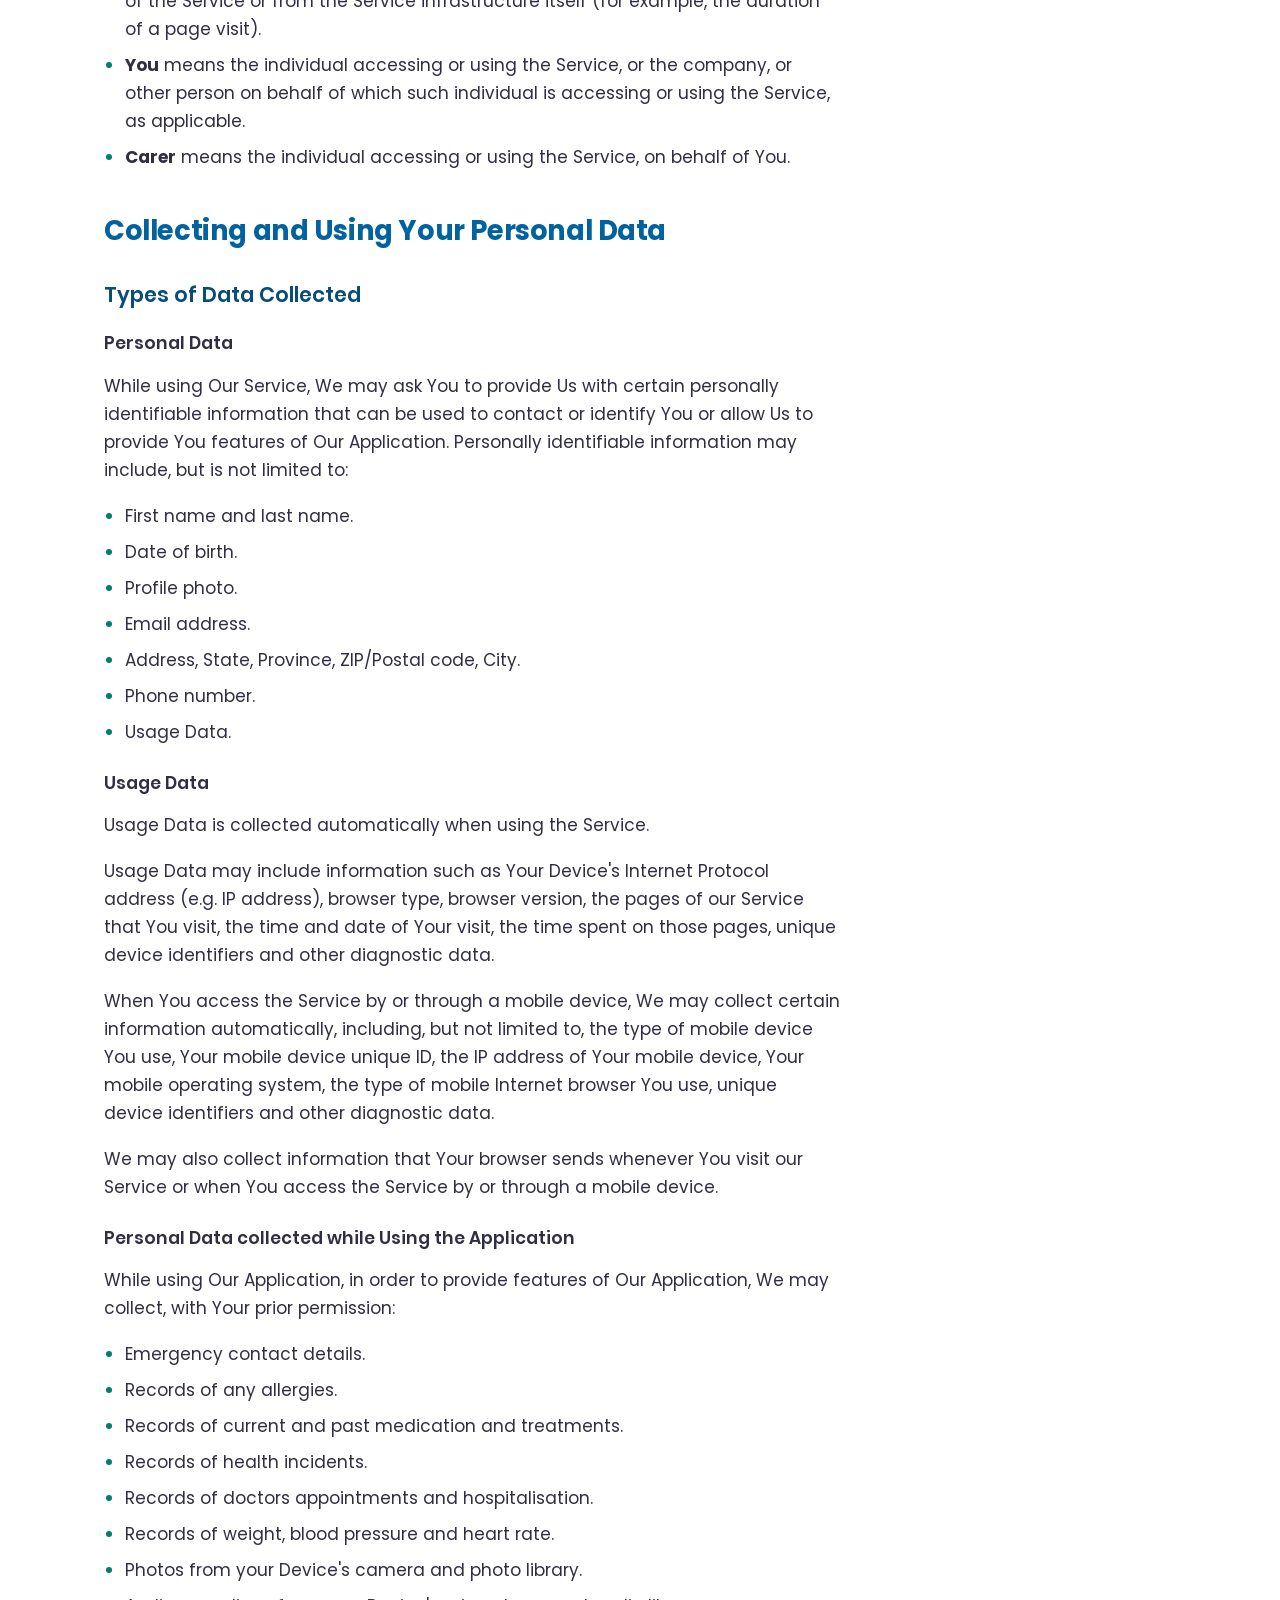
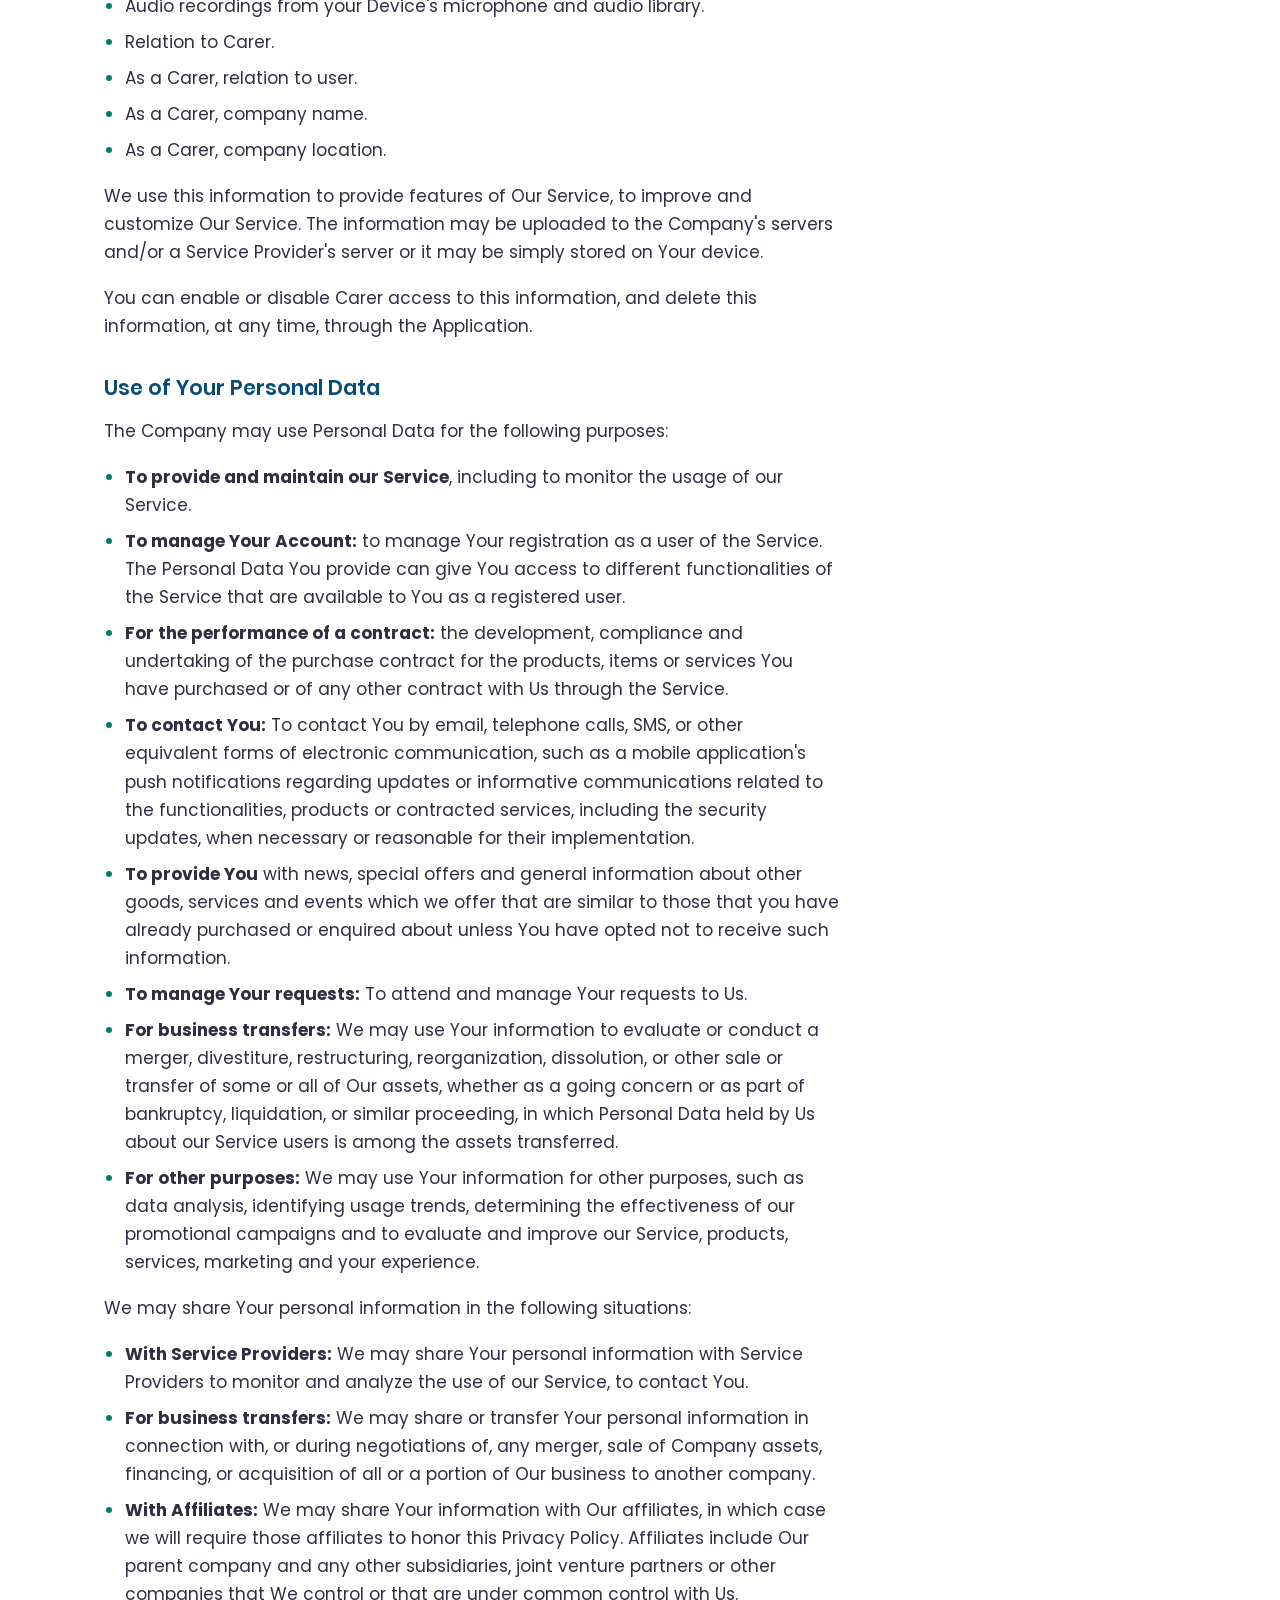
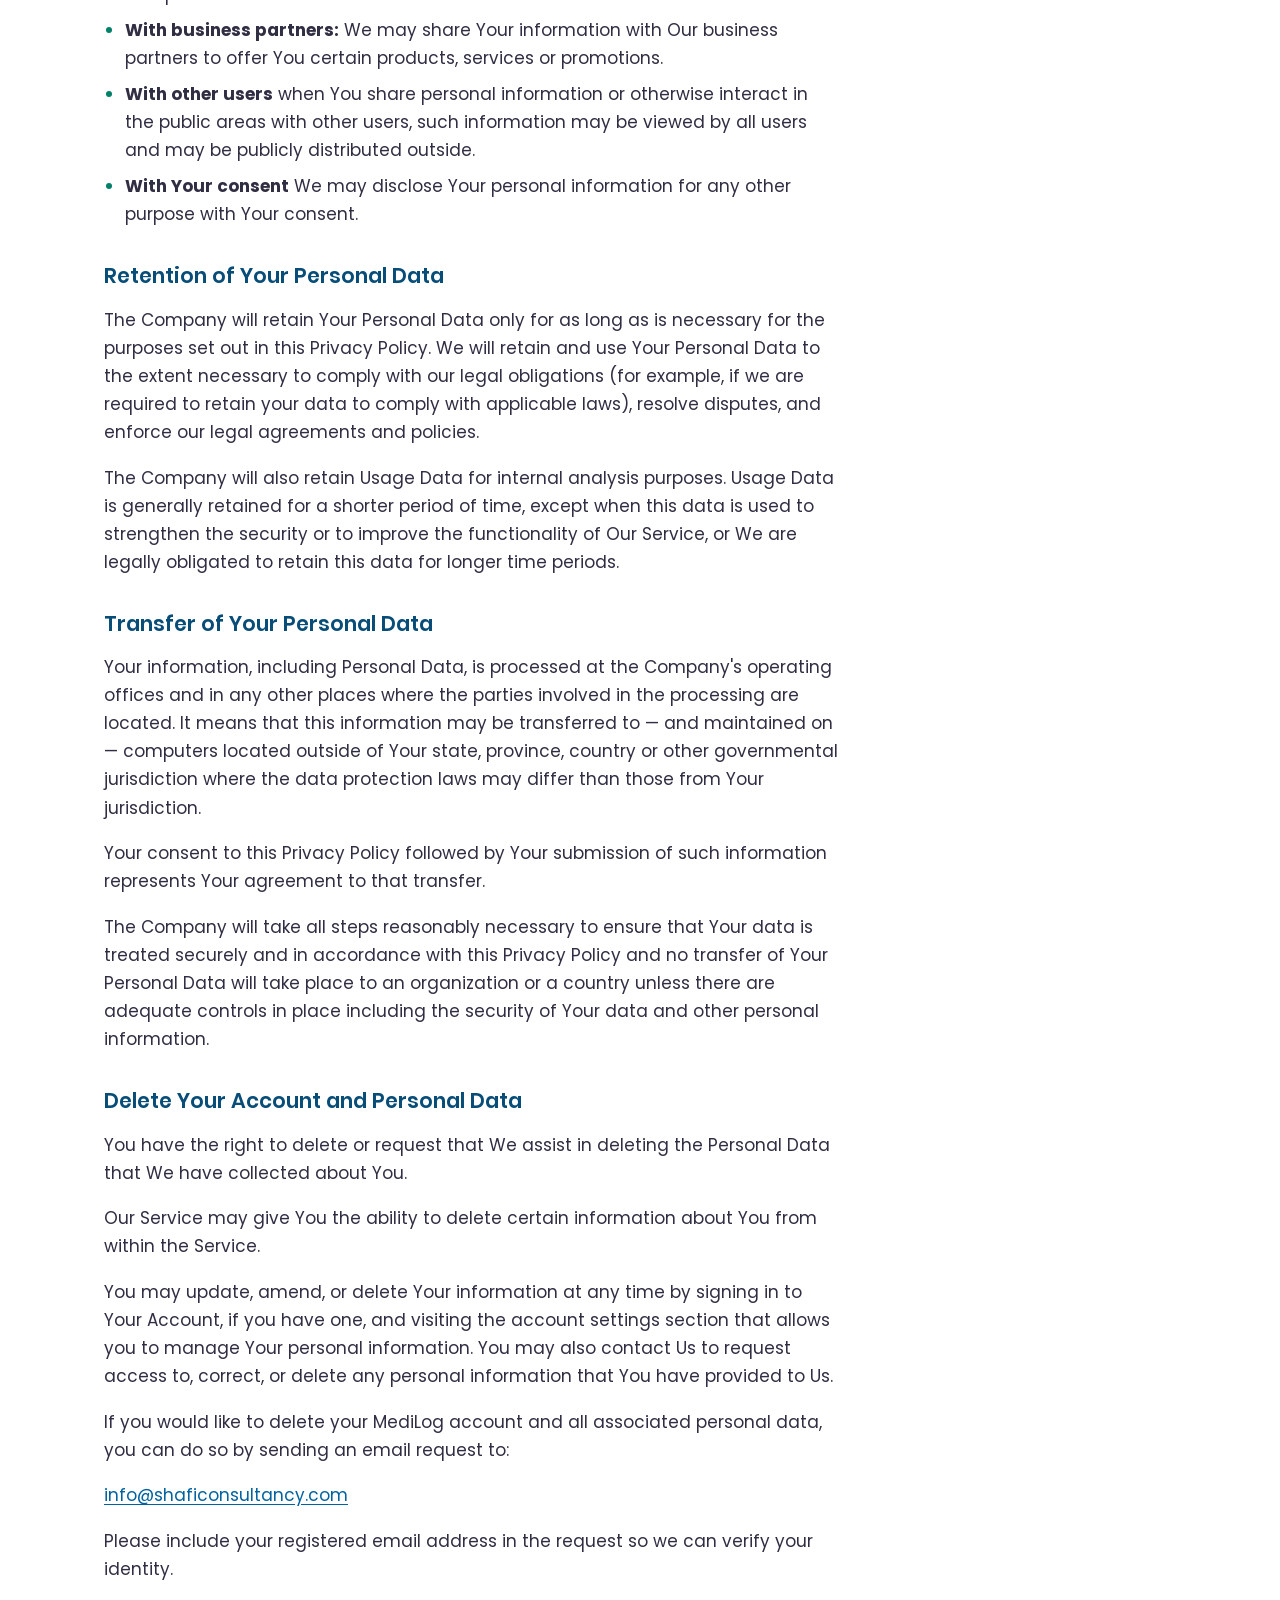
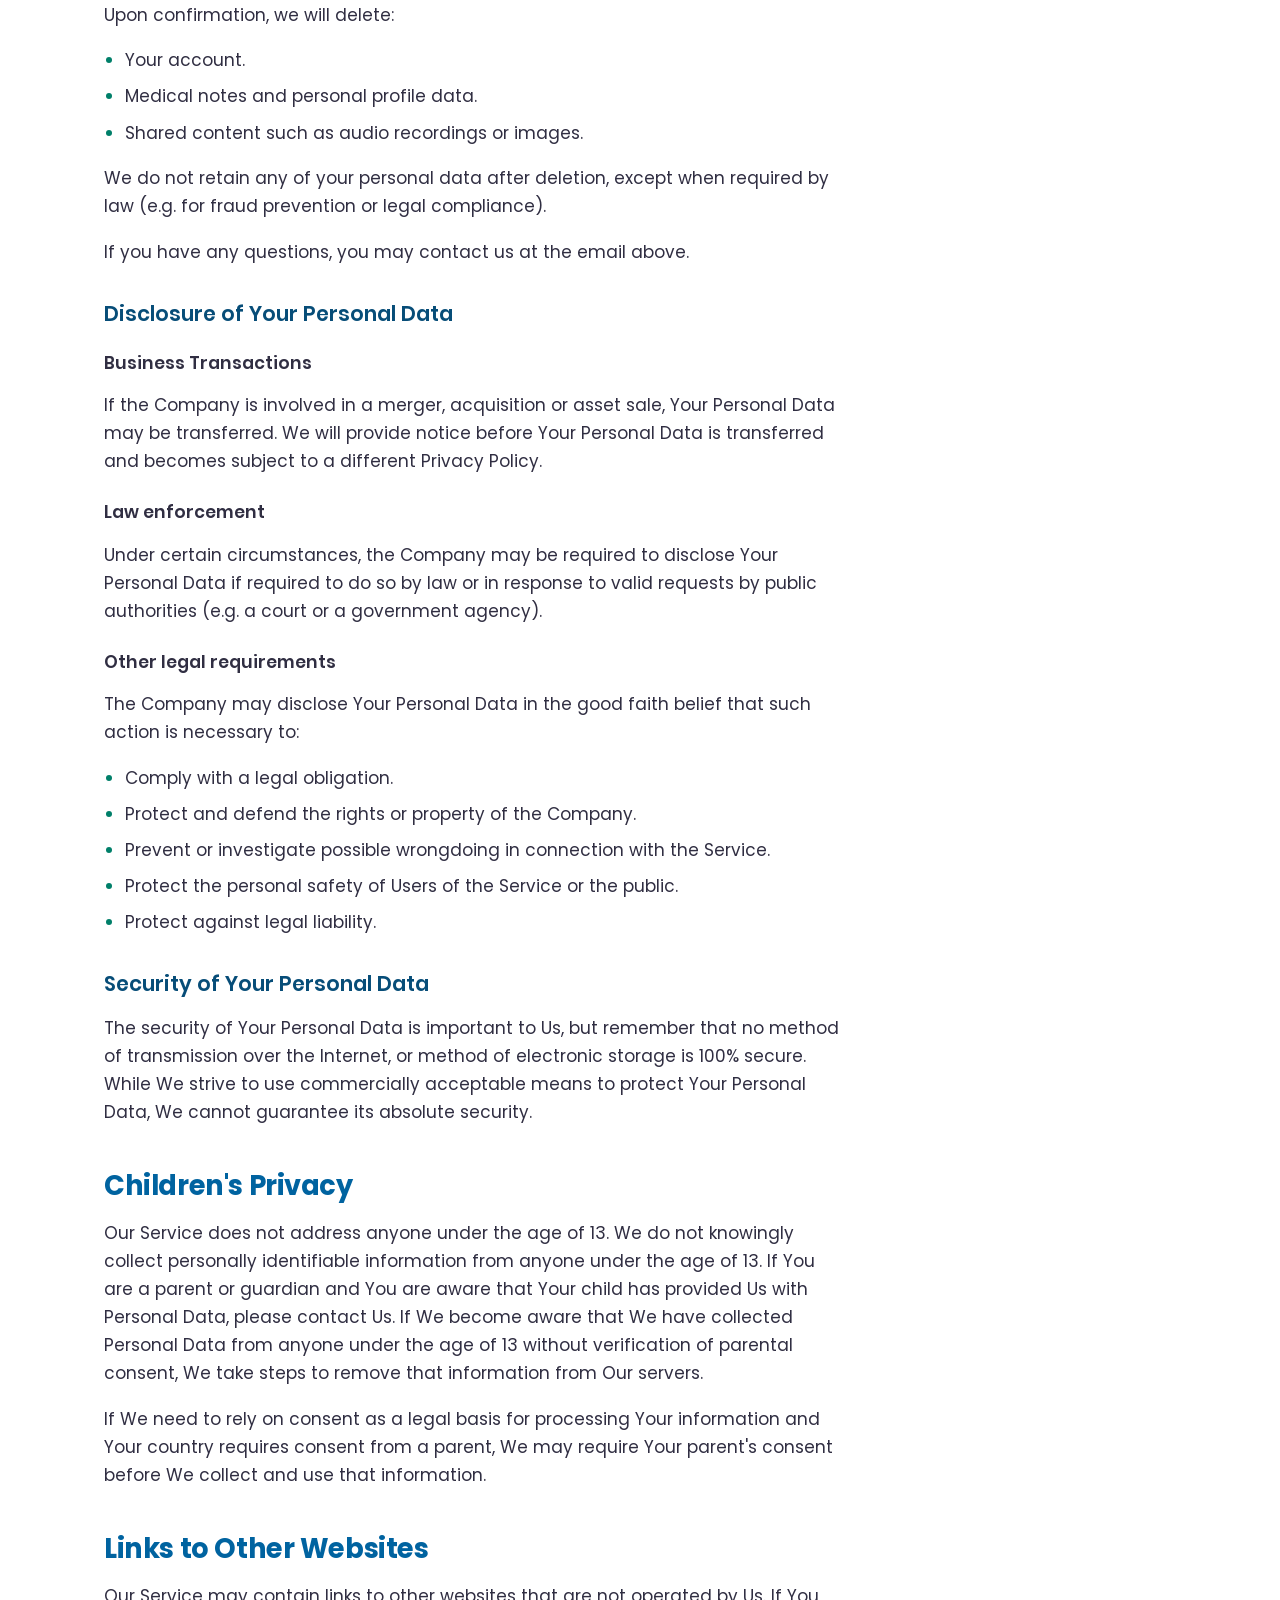
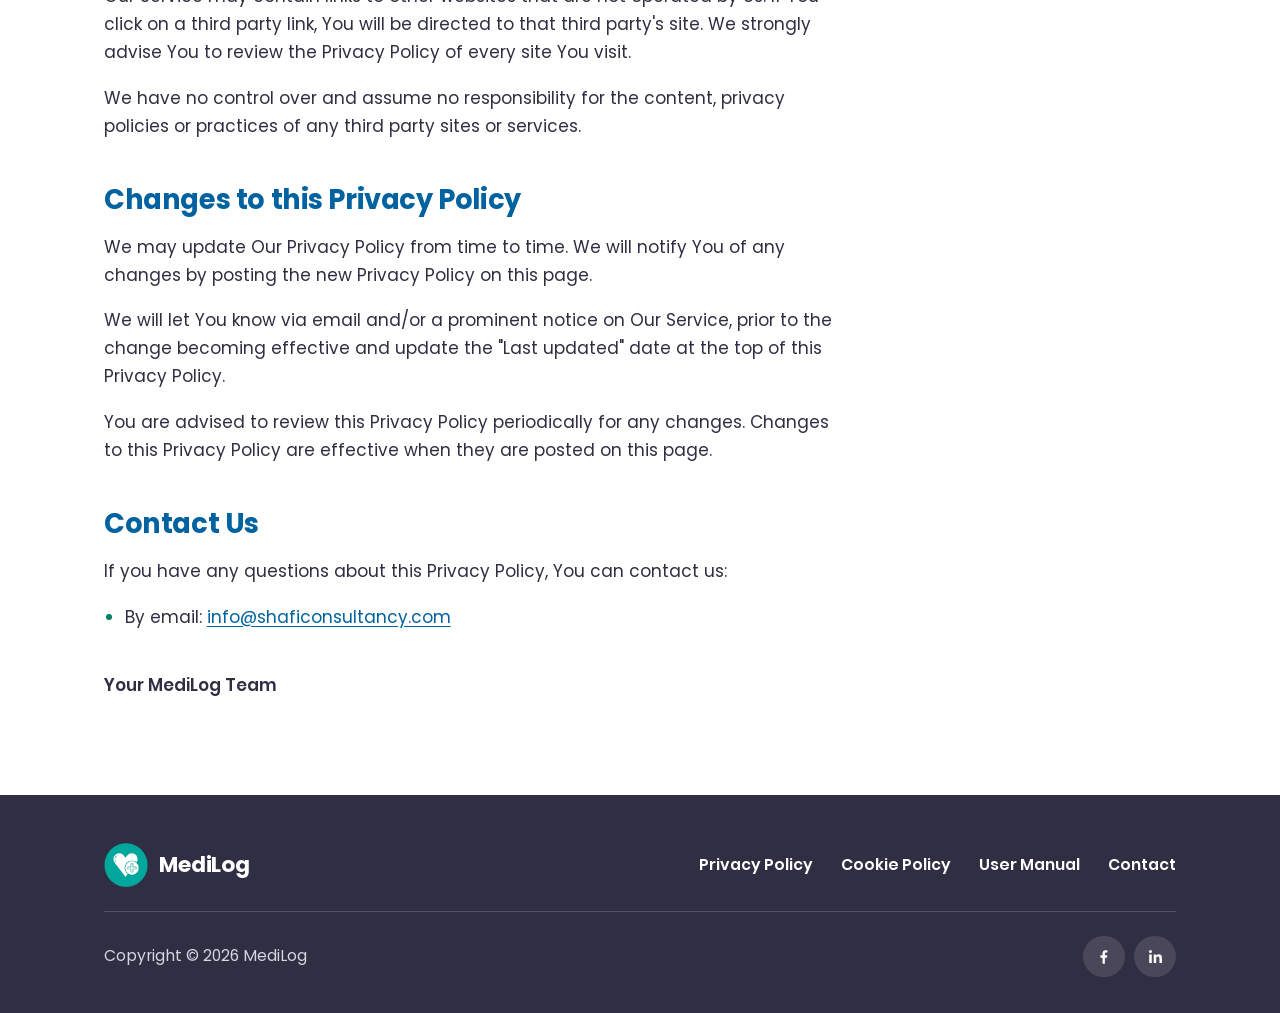
<file: privacypolicy.html>
<!DOCTYPE html>
<html lang="en-GB">
<head>
<meta charset="utf-8">
<meta name="viewport" content="width=device-width, initial-scale=1">
<title>Privacy Policy | MediLog</title>
<meta name="description" content="How MediLog collects, uses and protects your personal data.">
<link rel="canonical" href="https://www.medilog.co.uk/privacypolicy">
<meta property="og:type" content="website">
<meta property="og:site_name" content="MediLog">
<meta property="og:title" content="Privacy Policy | MediLog">
<meta property="og:description" content="How MediLog collects, uses and protects your personal data.">
<meta property="og:url" content="https://www.medilog.co.uk/privacypolicy">
<meta property="og:image" content="https://www.medilog.co.uk/assets/img/og-image.png">
<meta name="twitter:card" content="summary_large_image">
<meta name="theme-color" content="#007f69">
<link rel="icon" type="image/png" sizes="32x32" href="assets/img/favicon-32.png">
<link rel="icon" type="image/png" sizes="192x192" href="assets/img/icon-192.png">
<link rel="apple-touch-icon" href="assets/img/apple-touch-icon.png">
<link rel="preload" href="assets/fonts/poppins-700.woff2" as="font" type="font/woff2" crossorigin>
<link rel="stylesheet" href="assets/css/site.css">
</head>
<body>
<a class="skip" href="#main">Skip to content</a>
<header class="site-header">
  <div class="wrap">
    <a class="brand" href="index.html"><img src="assets/img/logo.png" alt="" width="44" height="44">MediLog</a>
    <button class="nav-toggle" type="button" aria-expanded="false" aria-controls="site-nav"><svg viewBox="0 0 24 24" fill="none" stroke="currentColor" stroke-width="1.8" stroke-linecap="round" stroke-linejoin="round" aria-hidden="true" focusable="false"><path d="M4 7h16M4 12h16M4 17h16"/></svg>Menu</button>
    <nav class="site-nav" id="site-nav" aria-label="Main">
      <ul>
        <li><a href="index.html">Home</a></li>
        <li><a href="index.html#features">Features</a></li>
        <li><a href="faq.html">FAQ</a></li>
        <li><a href="blog.html">Blog</a></li>
        <li><a href="contact.html">Contact</a></li>
        <li class="nav-cta"><a href="https://play.google.com/store/apps/details?id=com.shaficonsultancy.medilog" target="_blank" rel="noopener">Get the app</a></li>
      </ul>
    </nav>
  </div>
</header>
<main id="main">
<section class="page-head">
  <div class="wrap narrow">
    <h1>MediLog Privacy Policy</h1>
    <p class="meta">Last updated: July 31, 2025</p>
  </div>
</section>
<section class="page-body">
  <div class="wrap narrow prose">
<p>This Privacy Policy describes Our policies and procedures on the collection, use and disclosure of Your information when You use the Service and tells You about Your privacy rights and how the law protects You. We use Your Personal data to provide and improve the Service. By using the Service, You agree to the collection and use of information in accordance with this Privacy Policy.</p>
<h2>Interpretation and Definitions</h2>
<h3>Interpretation</h3>
<p>The words of which the initial letter is capitalized have meanings defined under the following conditions. The following definitions shall have the same meaning regardless of whether they appear in singular or in plural.</p>
<h3>Definitions</h3>
<p>For the purposes of this Privacy Policy:</p>
<ul>
  <li><strong>Account</strong> means a unique account created for You to access our Service or parts of our Service.</li>
  <li><strong>Affiliate</strong> means an entity that controls, is controlled by or is under common control with a party, where &quot;control&quot; means ownership of 50% or more of the shares, equity interest or other securities entitled to vote for election of directors or other managing authority.</li>
  <li><strong>Application</strong> refers to MediLog, the software program provided by the Company.</li>
  <li><strong>Company</strong> (referred to as either &quot;the Company&quot;, &quot;We&quot;, &quot;Us&quot; or &quot;Our&quot; in this Agreement) refers to Shafi Consultancy Limited, The Charter Building, Charter Place, Uxbridge, Middlesex, UB8 1JG, United Kingdom.</li>
  <li><strong>Country</strong> refers to: United Kingdom.</li>
  <li><strong>Device</strong> means any device that can access the Service such as a computer, a cellphone or a digital tablet.</li>
  <li><strong>Personal Data</strong> is any information that relates to an identified or identifiable individual.</li>
  <li><strong>Service</strong> refers to the Application.</li>
  <li><strong>Service Provider</strong> means any natural or legal person who processes the data on behalf of the Company. It refers to third-party companies or individuals employed by the Company to facilitate the Service, to provide the Service on behalf of the Company, to perform services related to the Service or to assist the Company in analyzing how the Service is used.</li>
  <li><strong>Usage Data</strong> refers to data collected automatically, either generated by the use of the Service or from the Service infrastructure itself (for example, the duration of a page visit).</li>
  <li><strong>You</strong> means the individual accessing or using the Service, or the company, or other person on behalf of which such individual is accessing or using the Service, as applicable.</li>
  <li><strong>Carer</strong> means the individual accessing or using the Service, on behalf of You.</li>
</ul>
<h2>Collecting and Using Your Personal Data</h2>
<h3>Types of Data Collected</h3>
<h4>Personal Data</h4>
<p>While using Our Service, We may ask You to provide Us with certain personally identifiable information that can be used to contact or identify You or allow Us to provide You features of Our Application. Personally identifiable information may include, but is not limited to:</p>
<ul>
  <li>First name and last name.</li>
  <li>Date of birth.</li>
  <li>Profile photo.</li>
  <li>Email address.</li>
  <li>Address, State, Province, ZIP/Postal code, City.</li>
  <li>Phone number.</li>
  <li>Usage Data.</li>
</ul>
<h4>Usage Data</h4>
<p>Usage Data is collected automatically when using the Service.</p>
<p>Usage Data may include information such as Your Device&#x27;s Internet Protocol address (e.g. IP address), browser type, browser version, the pages of our Service that You visit, the time and date of Your visit, the time spent on those pages, unique device identifiers and other diagnostic data.</p>
<p>When You access the Service by or through a mobile device, We may collect certain information automatically, including, but not limited to, the type of mobile device You use, Your mobile device unique ID, the IP address of Your mobile device, Your mobile operating system, the type of mobile Internet browser You use, unique device identifiers and other diagnostic data.</p>
<p>We may also collect information that Your browser sends whenever You visit our Service or when You access the Service by or through a mobile device.</p>
<h4>Personal Data collected while Using the Application</h4>
<p>While using Our Application, in order to provide features of Our Application, We may collect, with Your prior permission:</p>
<ul>
  <li>Emergency contact details.</li>
  <li>Records of any allergies.</li>
  <li>Records of current and past medication and treatments.</li>
  <li>Records of health incidents.</li>
  <li>Records of doctors appointments and hospitalisation.</li>
  <li>Records of weight, blood pressure and heart rate.</li>
  <li>Photos from your Device&#x27;s camera and photo library.</li>
  <li>Audio recordings from your Device&#x27;s microphone and audio library.</li>
  <li>Relation to Carer.</li>
  <li>As a Carer, relation to user.</li>
  <li>As a Carer, company name.</li>
  <li>As a Carer, company location.</li>
</ul>
<p>We use this information to provide features of Our Service, to improve and customize Our Service. The information may be uploaded to the Company&#x27;s servers and/or a Service Provider&#x27;s server or it may be simply stored on Your device.</p>
<p>You can enable or disable Carer access to this information, and delete this information, at any time, through the Application.</p>
<h3>Use of Your Personal Data</h3>
<p>The Company may use Personal Data for the following purposes:</p>
<ul>
  <li><strong>To provide and maintain our Service</strong>, including to monitor the usage of our Service.</li>
  <li><strong>To manage Your Account:</strong> to manage Your registration as a user of the Service. The Personal Data You provide can give You access to different functionalities of the Service that are available to You as a registered user.</li>
  <li><strong>For the performance of a contract:</strong> the development, compliance and undertaking of the purchase contract for the products, items or services You have purchased or of any other contract with Us through the Service.</li>
  <li><strong>To contact You:</strong> To contact You by email, telephone calls, SMS, or other equivalent forms of electronic communication, such as a mobile application&#x27;s push notifications regarding updates or informative communications related to the functionalities, products or contracted services, including the security updates, when necessary or reasonable for their implementation.</li>
  <li><strong>To provide You</strong> with news, special offers and general information about other goods, services and events which we offer that are similar to those that you have already purchased or enquired about unless You have opted not to receive such information.</li>
  <li><strong>To manage Your requests:</strong> To attend and manage Your requests to Us.</li>
  <li><strong>For business transfers:</strong> We may use Your information to evaluate or conduct a merger, divestiture, restructuring, reorganization, dissolution, or other sale or transfer of some or all of Our assets, whether as a going concern or as part of bankruptcy, liquidation, or similar proceeding, in which Personal Data held by Us about our Service users is among the assets transferred.</li>
  <li><strong>For other purposes:</strong> We may use Your information for other purposes, such as data analysis, identifying usage trends, determining the effectiveness of our promotional campaigns and to evaluate and improve our Service, products, services, marketing and your experience.</li>
</ul>
<p>We may share Your personal information in the following situations:</p>
<ul>
  <li><strong>With Service Providers:</strong> We may share Your personal information with Service Providers to monitor and analyze the use of our Service, to contact You.</li>
  <li><strong>For business transfers:</strong> We may share or transfer Your personal information in connection with, or during negotiations of, any merger, sale of Company assets, financing, or acquisition of all or a portion of Our business to another company.</li>
  <li><strong>With Affiliates:</strong> We may share Your information with Our affiliates, in which case we will require those affiliates to honor this Privacy Policy. Affiliates include Our parent company and any other subsidiaries, joint venture partners or other companies that We control or that are under common control with Us.</li>
  <li><strong>With business partners:</strong> We may share Your information with Our business partners to offer You certain products, services or promotions.</li>
  <li><strong>With other users</strong> when You share personal information or otherwise interact in the public areas with other users, such information may be viewed by all users and may be publicly distributed outside.</li>
  <li><strong>With Your consent</strong> We may disclose Your personal information for any other purpose with Your consent.</li>
</ul>
<h3>Retention of Your Personal Data</h3>
<p>The Company will retain Your Personal Data only for as long as is necessary for the purposes set out in this Privacy Policy. We will retain and use Your Personal Data to the extent necessary to comply with our legal obligations (for example, if we are required to retain your data to comply with applicable laws), resolve disputes, and enforce our legal agreements and policies.</p>
<p>The Company will also retain Usage Data for internal analysis purposes. Usage Data is generally retained for a shorter period of time, except when this data is used to strengthen the security or to improve the functionality of Our Service, or We are legally obligated to retain this data for longer time periods.</p>
<h3>Transfer of Your Personal Data</h3>
<p>Your information, including Personal Data, is processed at the Company&#x27;s operating offices and in any other places where the parties involved in the processing are located. It means that this information may be transferred to — and maintained on — computers located outside of Your state, province, country or other governmental jurisdiction where the data protection laws may differ than those from Your jurisdiction.</p>
<p>Your consent to this Privacy Policy followed by Your submission of such information represents Your agreement to that transfer.</p>
<p>The Company will take all steps reasonably necessary to ensure that Your data is treated securely and in accordance with this Privacy Policy and no transfer of Your Personal Data will take place to an organization or a country unless there are adequate controls in place including the security of Your data and other personal information.</p>
<h3>Delete Your Account and Personal Data</h3>
<p>You have the right to delete or request that We assist in deleting the Personal Data that We have collected about You.</p>
<p>Our Service may give You the ability to delete certain information about You from within the Service.</p>
<p>You may update, amend, or delete Your information at any time by signing in to Your Account, if you have one, and visiting the account settings section that allows you to manage Your personal information. You may also contact Us to request access to, correct, or delete any personal information that You have provided to Us.</p>
<p>If you would like to delete your MediLog account and all associated personal data, you can do so by sending an email request to:</p>
<p><a href="mailto:info@shaficonsultancy.com">info@shaficonsultancy.com</a></p>
<p>Please include your registered email address in the request so we can verify your identity.</p>
<p>Upon confirmation, we will delete:</p>
<ul>
  <li>Your account.</li>
  <li>Medical notes and personal profile data.</li>
  <li>Shared content such as audio recordings or images.</li>
</ul>
<p>We do not retain any of your personal data after deletion, except when required by law (e.g. for fraud prevention or legal compliance).</p>
<p>If you have any questions, you may contact us at the email above.</p>
<h3>Disclosure of Your Personal Data</h3>
<h4>Business Transactions</h4>
<p>If the Company is involved in a merger, acquisition or asset sale, Your Personal Data may be transferred. We will provide notice before Your Personal Data is transferred and becomes subject to a different Privacy Policy.</p>
<h4>Law enforcement</h4>
<p>Under certain circumstances, the Company may be required to disclose Your Personal Data if required to do so by law or in response to valid requests by public authorities (e.g. a court or a government agency).</p>
<h4>Other legal requirements</h4>
<p>The Company may disclose Your Personal Data in the good faith belief that such action is necessary to:</p>
<ul>
  <li>Comply with a legal obligation.</li>
  <li>Protect and defend the rights or property of the Company.</li>
  <li>Prevent or investigate possible wrongdoing in connection with the Service.</li>
  <li>Protect the personal safety of Users of the Service or the public.</li>
  <li>Protect against legal liability.</li>
</ul>
<h3>Security of Your Personal Data</h3>
<p>The security of Your Personal Data is important to Us, but remember that no method of transmission over the Internet, or method of electronic storage is 100% secure. While We strive to use commercially acceptable means to protect Your Personal Data, We cannot guarantee its absolute security.</p>
<h2>Children&#x27;s Privacy</h2>
<p>Our Service does not address anyone under the age of 13. We do not knowingly collect personally identifiable information from anyone under the age of 13. If You are a parent or guardian and You are aware that Your child has provided Us with Personal Data, please contact Us. If We become aware that We have collected Personal Data from anyone under the age of 13 without verification of parental consent, We take steps to remove that information from Our servers.</p>
<p>If We need to rely on consent as a legal basis for processing Your information and Your country requires consent from a parent, We may require Your parent&#x27;s consent before We collect and use that information.</p>
<h2>Links to Other Websites</h2>
<p>Our Service may contain links to other websites that are not operated by Us. If You click on a third party link, You will be directed to that third party&#x27;s site. We strongly advise You to review the Privacy Policy of every site You visit.</p>
<p>We have no control over and assume no responsibility for the content, privacy policies or practices of any third party sites or services.</p>
<h2>Changes to this Privacy Policy</h2>
<p>We may update Our Privacy Policy from time to time. We will notify You of any changes by posting the new Privacy Policy on this page.</p>
<p>We will let You know via email and/or a prominent notice on Our Service, prior to the change becoming effective and update the &quot;Last updated&quot; date at the top of this Privacy Policy.</p>
<p>You are advised to review this Privacy Policy periodically for any changes. Changes to this Privacy Policy are effective when they are posted on this page.</p>
<h2>Contact Us</h2>
<p>If you have any questions about this Privacy Policy, You can contact us:</p>
<ul>
  <li>By email: <a href="mailto:info@shaficonsultancy.com">info@shaficonsultancy.com</a></li>
</ul>
<p class="signoff">Your MediLog Team</p>
  </div>
</section>
</main>
<footer class="site-footer on-dark">
  <div class="wrap">
    <a class="brand" href="index.html"><img src="assets/img/logo.png" alt="" width="44" height="44">MediLog</a>
    <ul class="footer-links">
      <li><a href="privacypolicy.html">Privacy Policy</a></li>
      <li><a href="cookiepolicy.html">Cookie Policy</a></li>
      <li><a href="usermanual.html">User Manual</a></li>
      <li><a href="contact.html">Contact</a></li>
    </ul>
    <div class="footer-meta">
      <p>Copyright © 2026 MediLog</p>
      <ul class="social">
        <li><a href="https://www.facebook.com/MediLog.Care.Tracker/" target="_blank" rel="noopener" aria-label="MediLog on Facebook"><svg viewBox="0 0 24 24" fill="currentColor" aria-hidden="true" focusable="false"><path d="M13.6 21v-7.6h2.6l.4-3h-3V8.5c0-.9.3-1.5 1.6-1.5h1.6V4.3c-.3 0-1.2-.1-2.3-.1-2.3 0-3.8 1.4-3.8 3.9v2.3H8.1v3h2.6V21z"/></svg></a></li>
        <li><a href="https://www.linkedin.com/company/medilog-app" target="_blank" rel="noopener" aria-label="MediLog on LinkedIn"><svg viewBox="0 0 24 24" fill="currentColor" aria-hidden="true" focusable="false"><rect x="4" y="9.3" width="3.2" height="10.7"/><circle cx="5.6" cy="5.7" r="1.9"/><path d="M9.6 9.3h3.1v1.5c.6-1 1.7-1.8 3.3-1.8 3 0 4 1.9 4 4.9V20h-3.2v-5.4c0-1.5-.5-2.6-1.9-2.6-1.5 0-2.1 1-2.1 2.6V20H9.6z"/></svg></a></li>
      </ul>
    </div>
  </div>
</footer>
<script src="assets/js/site.js" defer></script>
</body>
</html>
</file>
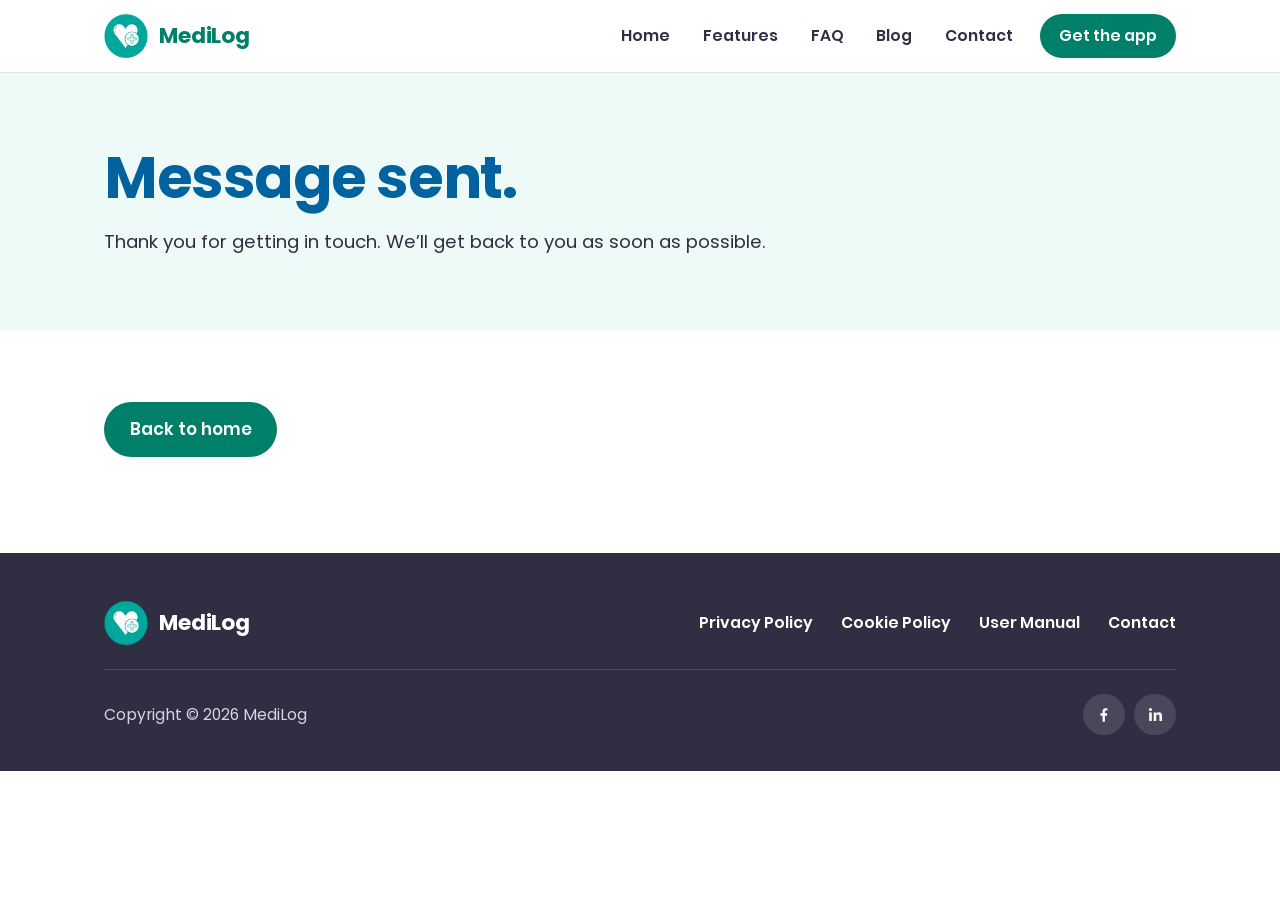
<file: thanks.html>
<!DOCTYPE html>
<html lang="en-GB">
<head>
<meta charset="utf-8">
<meta name="viewport" content="width=device-width, initial-scale=1">
<title>Message sent | MediLog</title>
<meta name="description" content="Your message has been sent.">
<meta name="robots" content="noindex">
<meta property="og:type" content="website">
<meta property="og:site_name" content="MediLog">
<meta property="og:title" content="Message sent | MediLog">
<meta property="og:description" content="Your message has been sent.">
<meta property="og:url" content="https://www.medilog.co.uk/thanks">
<meta property="og:image" content="https://www.medilog.co.uk/assets/img/og-image.png">
<meta name="twitter:card" content="summary_large_image">
<meta name="theme-color" content="#007f69">
<link rel="icon" type="image/png" sizes="32x32" href="assets/img/favicon-32.png">
<link rel="icon" type="image/png" sizes="192x192" href="assets/img/icon-192.png">
<link rel="apple-touch-icon" href="assets/img/apple-touch-icon.png">
<link rel="preload" href="assets/fonts/poppins-700.woff2" as="font" type="font/woff2" crossorigin>
<link rel="stylesheet" href="assets/css/site.css">
</head>
<body>
<a class="skip" href="#main">Skip to content</a>
<header class="site-header">
  <div class="wrap">
    <a class="brand" href="index.html"><img src="assets/img/logo.png" alt="" width="44" height="44">MediLog</a>
    <button class="nav-toggle" type="button" aria-expanded="false" aria-controls="site-nav"><svg viewBox="0 0 24 24" fill="none" stroke="currentColor" stroke-width="1.8" stroke-linecap="round" stroke-linejoin="round" aria-hidden="true" focusable="false"><path d="M4 7h16M4 12h16M4 17h16"/></svg>Menu</button>
    <nav class="site-nav" id="site-nav" aria-label="Main">
      <ul>
        <li><a href="index.html">Home</a></li>
        <li><a href="index.html#features">Features</a></li>
        <li><a href="faq.html">FAQ</a></li>
        <li><a href="blog.html">Blog</a></li>
        <li><a href="contact.html">Contact</a></li>
        <li class="nav-cta"><a href="https://play.google.com/store/apps/details?id=com.shaficonsultancy.medilog" target="_blank" rel="noopener">Get the app</a></li>
      </ul>
    </nav>
  </div>
</header>
<main id="main">
<section class="page-head">
  <div class="wrap">
    <h1>Message sent.</h1>
    <p>Thank you for getting in touch. We’ll get back to you as soon as possible.</p>
  </div>
</section>
<section class="page-body">
  <div class="wrap narrow">
    <a class="btn" href="index.html">Back to home</a>
  </div>
</section>
</main>
<footer class="site-footer on-dark">
  <div class="wrap">
    <a class="brand" href="index.html"><img src="assets/img/logo.png" alt="" width="44" height="44">MediLog</a>
    <ul class="footer-links">
      <li><a href="privacypolicy.html">Privacy Policy</a></li>
      <li><a href="cookiepolicy.html">Cookie Policy</a></li>
      <li><a href="usermanual.html">User Manual</a></li>
      <li><a href="contact.html">Contact</a></li>
    </ul>
    <div class="footer-meta">
      <p>Copyright © 2026 MediLog</p>
      <ul class="social">
        <li><a href="https://www.facebook.com/MediLog.Care.Tracker/" target="_blank" rel="noopener" aria-label="MediLog on Facebook"><svg viewBox="0 0 24 24" fill="currentColor" aria-hidden="true" focusable="false"><path d="M13.6 21v-7.6h2.6l.4-3h-3V8.5c0-.9.3-1.5 1.6-1.5h1.6V4.3c-.3 0-1.2-.1-2.3-.1-2.3 0-3.8 1.4-3.8 3.9v2.3H8.1v3h2.6V21z"/></svg></a></li>
        <li><a href="https://www.linkedin.com/company/medilog-app" target="_blank" rel="noopener" aria-label="MediLog on LinkedIn"><svg viewBox="0 0 24 24" fill="currentColor" aria-hidden="true" focusable="false"><rect x="4" y="9.3" width="3.2" height="10.7"/><circle cx="5.6" cy="5.7" r="1.9"/><path d="M9.6 9.3h3.1v1.5c.6-1 1.7-1.8 3.3-1.8 3 0 4 1.9 4 4.9V20h-3.2v-5.4c0-1.5-.5-2.6-1.9-2.6-1.5 0-2.1 1-2.1 2.6V20H9.6z"/></svg></a></li>
      </ul>
    </div>
  </div>
</footer>
<script src="assets/js/site.js" defer></script>
</body>
</html>
</file>
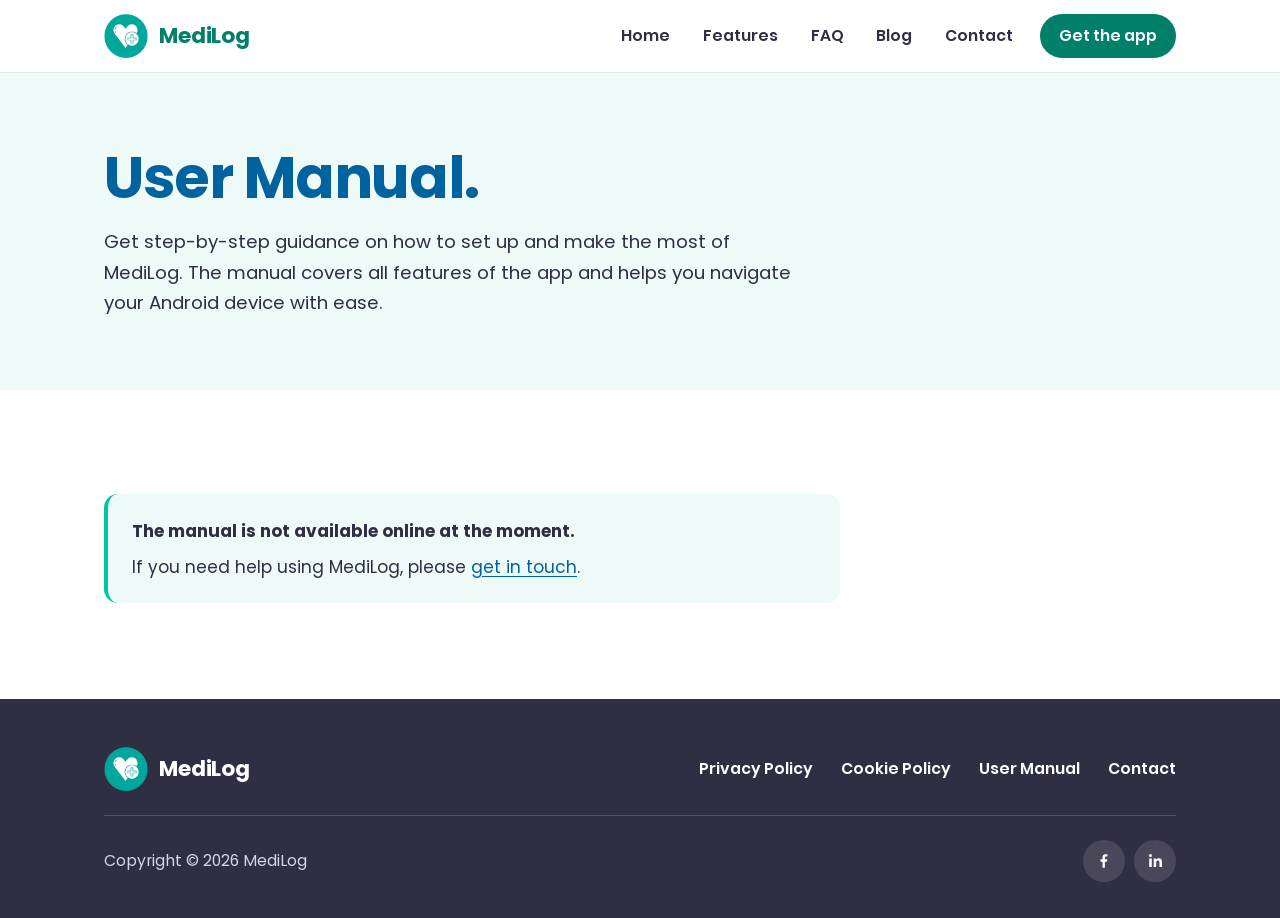
<file: usermanual.html>
<!DOCTYPE html>
<html lang="en-GB">
<head>
<meta charset="utf-8">
<meta name="viewport" content="width=device-width, initial-scale=1">
<title>User Manual | MediLog</title>
<meta name="description" content="Step-by-step guidance on how to set up and make the most of MediLog.">
<link rel="canonical" href="https://www.medilog.co.uk/usermanual">
<meta property="og:type" content="website">
<meta property="og:site_name" content="MediLog">
<meta property="og:title" content="User Manual | MediLog">
<meta property="og:description" content="Step-by-step guidance on how to set up and make the most of MediLog.">
<meta property="og:url" content="https://www.medilog.co.uk/usermanual">
<meta property="og:image" content="https://www.medilog.co.uk/assets/img/og-image.png">
<meta name="twitter:card" content="summary_large_image">
<meta name="theme-color" content="#007f69">
<link rel="icon" type="image/png" sizes="32x32" href="assets/img/favicon-32.png">
<link rel="icon" type="image/png" sizes="192x192" href="assets/img/icon-192.png">
<link rel="apple-touch-icon" href="assets/img/apple-touch-icon.png">
<link rel="preload" href="assets/fonts/poppins-700.woff2" as="font" type="font/woff2" crossorigin>
<link rel="stylesheet" href="assets/css/site.css">
</head>
<body>
<a class="skip" href="#main">Skip to content</a>
<header class="site-header">
  <div class="wrap">
    <a class="brand" href="index.html"><img src="assets/img/logo.png" alt="" width="44" height="44">MediLog</a>
    <button class="nav-toggle" type="button" aria-expanded="false" aria-controls="site-nav"><svg viewBox="0 0 24 24" fill="none" stroke="currentColor" stroke-width="1.8" stroke-linecap="round" stroke-linejoin="round" aria-hidden="true" focusable="false"><path d="M4 7h16M4 12h16M4 17h16"/></svg>Menu</button>
    <nav class="site-nav" id="site-nav" aria-label="Main">
      <ul>
        <li><a href="index.html">Home</a></li>
        <li><a href="index.html#features">Features</a></li>
        <li><a href="faq.html">FAQ</a></li>
        <li><a href="blog.html">Blog</a></li>
        <li><a href="contact.html">Contact</a></li>
        <li class="nav-cta"><a href="https://play.google.com/store/apps/details?id=com.shaficonsultancy.medilog" target="_blank" rel="noopener">Get the app</a></li>
      </ul>
    </nav>
  </div>
</header>
<main id="main">
<section class="page-head">
  <div class="wrap">
    <h1>User Manual.</h1>
    <p>Get step-by-step guidance on how to set up and make the most of MediLog. The manual covers all features of the app and helps you navigate your Android device with ease.</p>
  </div>
</section>
<section class="page-body">
  <div class="wrap narrow">
    <div class="notice">
      <p><strong>The manual is not available online at the moment.</strong></p>
      <p>If you need help using MediLog, please <a href="contact.html">get in touch</a>.</p>
    </div>
  </div>
</section>
</main>
<footer class="site-footer on-dark">
  <div class="wrap">
    <a class="brand" href="index.html"><img src="assets/img/logo.png" alt="" width="44" height="44">MediLog</a>
    <ul class="footer-links">
      <li><a href="privacypolicy.html">Privacy Policy</a></li>
      <li><a href="cookiepolicy.html">Cookie Policy</a></li>
      <li><a href="usermanual.html">User Manual</a></li>
      <li><a href="contact.html">Contact</a></li>
    </ul>
    <div class="footer-meta">
      <p>Copyright © 2026 MediLog</p>
      <ul class="social">
        <li><a href="https://www.facebook.com/MediLog.Care.Tracker/" target="_blank" rel="noopener" aria-label="MediLog on Facebook"><svg viewBox="0 0 24 24" fill="currentColor" aria-hidden="true" focusable="false"><path d="M13.6 21v-7.6h2.6l.4-3h-3V8.5c0-.9.3-1.5 1.6-1.5h1.6V4.3c-.3 0-1.2-.1-2.3-.1-2.3 0-3.8 1.4-3.8 3.9v2.3H8.1v3h2.6V21z"/></svg></a></li>
        <li><a href="https://www.linkedin.com/company/medilog-app" target="_blank" rel="noopener" aria-label="MediLog on LinkedIn"><svg viewBox="0 0 24 24" fill="currentColor" aria-hidden="true" focusable="false"><rect x="4" y="9.3" width="3.2" height="10.7"/><circle cx="5.6" cy="5.7" r="1.9"/><path d="M9.6 9.3h3.1v1.5c.6-1 1.7-1.8 3.3-1.8 3 0 4 1.9 4 4.9V20h-3.2v-5.4c0-1.5-.5-2.6-1.9-2.6-1.5 0-2.1 1-2.1 2.6V20H9.6z"/></svg></a></li>
      </ul>
    </div>
  </div>
</footer>
<script src="assets/js/site.js" defer></script>
</body>
</html>
</file>
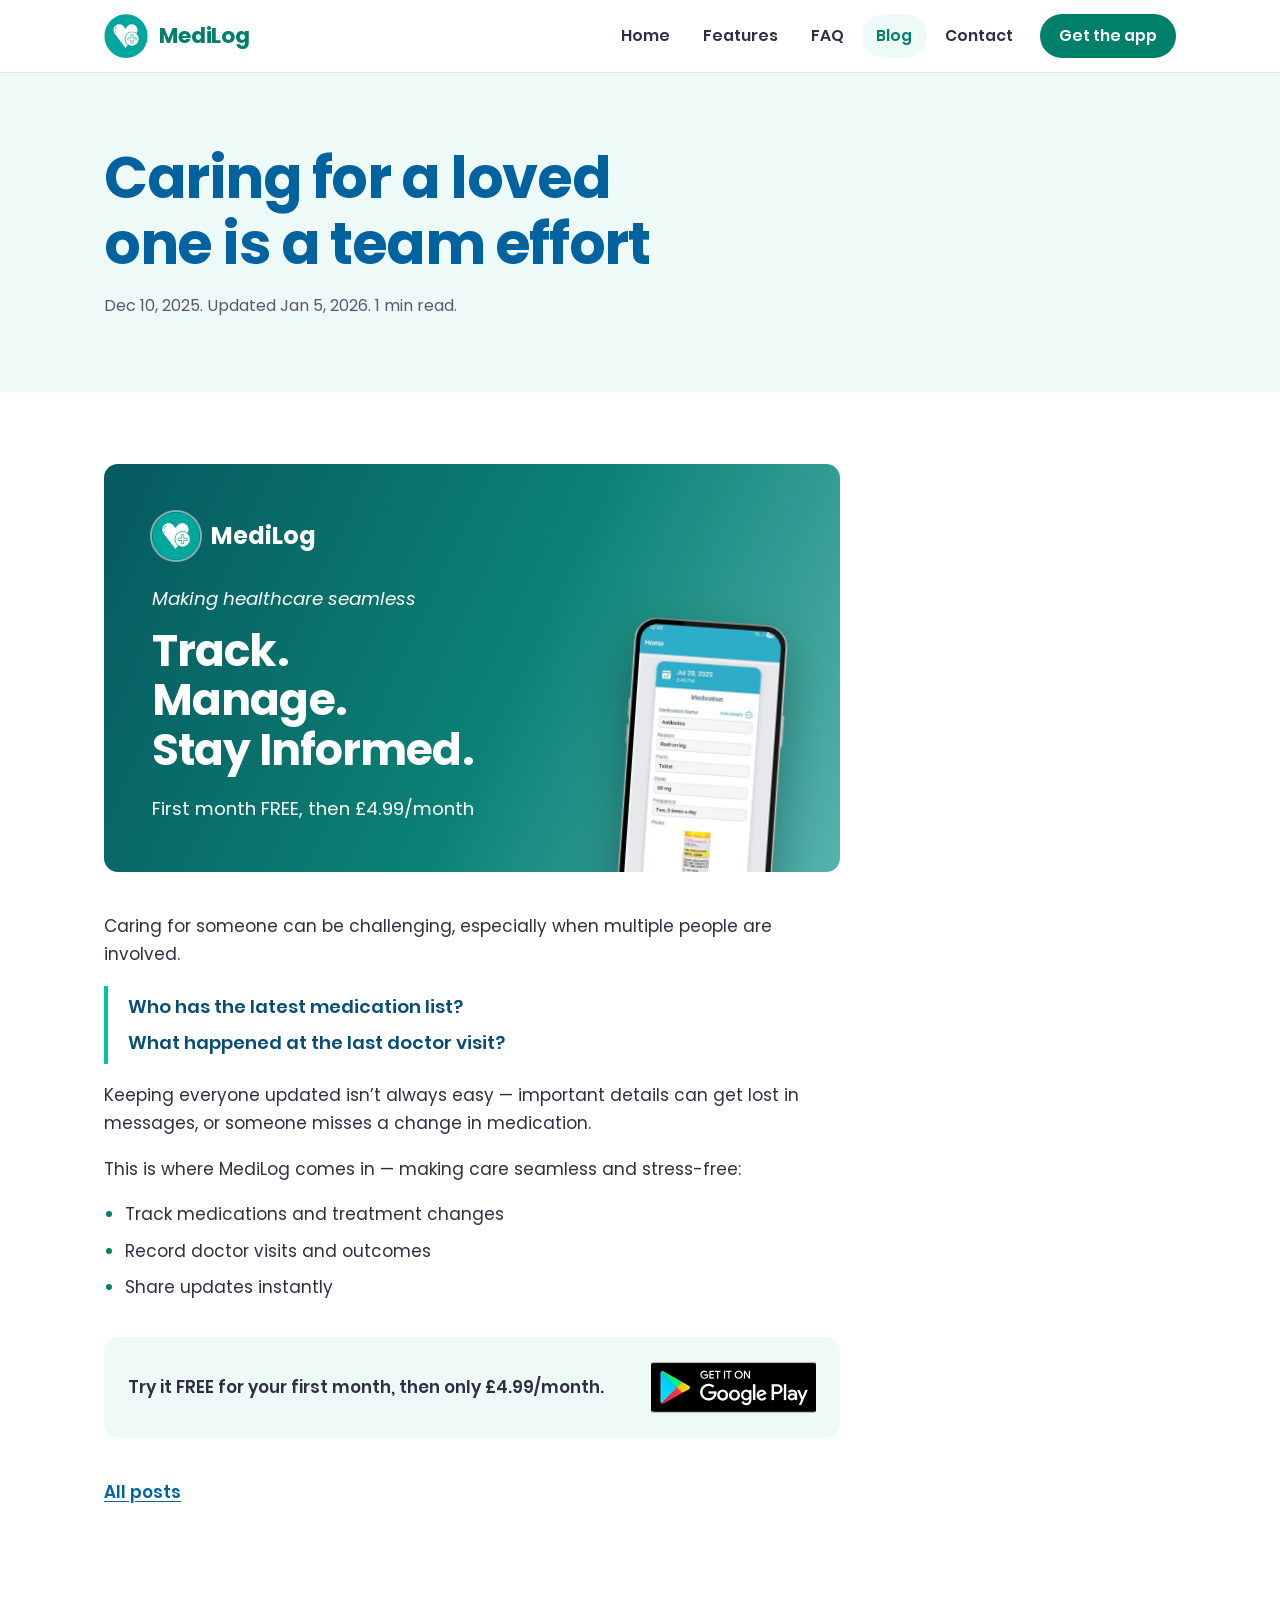
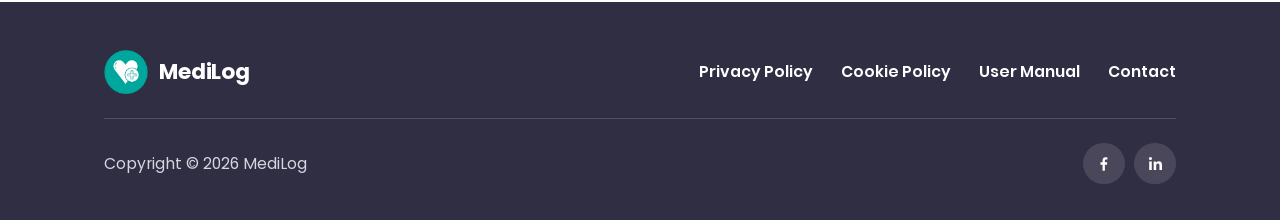
<file: post/makinghealthcareseamless.html>
<!DOCTYPE html>
<html lang="en-GB">
<head>
<meta charset="utf-8">
<meta name="viewport" content="width=device-width, initial-scale=1">
<title>Caring for a loved one is a team effort | MediLog</title>
<meta name="description" content="Caring for someone can be challenging, especially when multiple people are involved. MediLog makes care seamless and stress-free.">
<link rel="canonical" href="https://www.medilog.co.uk/post/makinghealthcareseamless">
<meta property="og:type" content="article">
<meta property="og:site_name" content="MediLog">
<meta property="og:title" content="Caring for a loved one is a team effort | MediLog">
<meta property="og:description" content="Caring for someone can be challenging, especially when multiple people are involved. MediLog makes care seamless and stress-free.">
<meta property="og:url" content="https://www.medilog.co.uk/post/makinghealthcareseamless">
<meta property="og:image" content="https://www.medilog.co.uk/assets/img/og-image.png">
<meta name="twitter:card" content="summary_large_image">
<meta name="theme-color" content="#007f69">
<link rel="icon" type="image/png" sizes="32x32" href="../assets/img/favicon-32.png">
<link rel="icon" type="image/png" sizes="192x192" href="../assets/img/icon-192.png">
<link rel="apple-touch-icon" href="../assets/img/apple-touch-icon.png">
<link rel="preload" href="../assets/fonts/poppins-700.woff2" as="font" type="font/woff2" crossorigin>
<link rel="stylesheet" href="../assets/css/site.css">
<script type="application/ld+json">{"@context": "https://schema.org", "@type": "BlogPosting", "headline": "Caring for a loved one is a team effort", "datePublished": "2025-12-10", "dateModified": "2026-01-05", "image": "https://www.medilog.co.uk/assets/img/og-image.png", "publisher": {"@type": "Organization", "name": "MediLog"}, "mainEntityOfPage": "https://www.medilog.co.uk/post/makinghealthcareseamless"}</script>
</head>
<body>
<a class="skip" href="#main">Skip to content</a>
<header class="site-header">
  <div class="wrap">
    <a class="brand" href="../index.html"><img src="../assets/img/logo.png" alt="" width="44" height="44">MediLog</a>
    <button class="nav-toggle" type="button" aria-expanded="false" aria-controls="site-nav"><svg viewBox="0 0 24 24" fill="none" stroke="currentColor" stroke-width="1.8" stroke-linecap="round" stroke-linejoin="round" aria-hidden="true" focusable="false"><path d="M4 7h16M4 12h16M4 17h16"/></svg>Menu</button>
    <nav class="site-nav" id="site-nav" aria-label="Main">
      <ul>
        <li><a href="../index.html">Home</a></li>
        <li><a href="../index.html#features">Features</a></li>
        <li><a href="../faq.html">FAQ</a></li>
        <li><a href="../blog.html" aria-current="page">Blog</a></li>
        <li><a href="../contact.html">Contact</a></li>
        <li class="nav-cta"><a href="https://play.google.com/store/apps/details?id=com.shaficonsultancy.medilog" target="_blank" rel="noopener">Get the app</a></li>
      </ul>
    </nav>
  </div>
</header>
<main id="main">
<section class="page-head">
  <div class="wrap narrow">
    <h1>Caring for a loved one is a team effort</h1>
    <p class="meta"><time datetime="2025-12-10">Dec 10, 2025</time>. Updated <time datetime="2026-01-05">Jan 5, 2026</time>. 1 min read.</p>
  </div>
</section>
<section class="page-body">
  <article class="wrap narrow">
    <div class="promo">
  <div>
    <p class="promo-brand"><img src="../assets/img/logo.png" alt="" width="48" height="48">MediLog</p>
    <p class="promo-tag">Making healthcare seamless</p>
    <p class="promo-big"><span>Track.</span><span>Manage.</span><span>Stay Informed.</span></p>
    <p class="promo-price">First month FREE, then £4.99/month</p>
  </div>
  <img class="promo-phone" src="../assets/img/screen-medication.webp" alt="" width="448" height="802" loading="lazy">
</div>
    <div class="post-body prose">
      <p>Caring for someone can be challenging, especially when multiple people are involved.</p>
      <div class="questions">
        <p>Who has the latest medication list?</p>
        <p>What happened at the last doctor visit?</p>
      </div>
      <p>Keeping everyone updated isn’t always easy — important details can get lost in messages, or someone misses a change in medication.</p>
      <p>This is where MediLog comes in — making care seamless and stress-free:</p>
      <ul>
        <li>Track medications and treatment changes</li>
        <li>Record doctor visits and outcomes</li>
        <li>Share updates instantly</li>
      </ul>
    </div>
    <div class="post-cta">
      <p>Try it FREE for your first month, then only £4.99/month.</p>
      <a class="play-badge" href="https://play.google.com/store/apps/details?id=com.shaficonsultancy.medilog" target="_blank" rel="noopener"><img src="../assets/img/google-play-badge.png" alt="Get it on Google Play" width="330" height="106"></a>
    </div>
    <a class="back-link" href="../blog.html">All posts</a>
  </article>
</section>
</main>
<footer class="site-footer on-dark">
  <div class="wrap">
    <a class="brand" href="../index.html"><img src="../assets/img/logo.png" alt="" width="44" height="44">MediLog</a>
    <ul class="footer-links">
      <li><a href="../privacypolicy.html">Privacy Policy</a></li>
      <li><a href="../cookiepolicy.html">Cookie Policy</a></li>
      <li><a href="../usermanual.html">User Manual</a></li>
      <li><a href="../contact.html">Contact</a></li>
    </ul>
    <div class="footer-meta">
      <p>Copyright © 2026 MediLog</p>
      <ul class="social">
        <li><a href="https://www.facebook.com/MediLog.Care.Tracker/" target="_blank" rel="noopener" aria-label="MediLog on Facebook"><svg viewBox="0 0 24 24" fill="currentColor" aria-hidden="true" focusable="false"><path d="M13.6 21v-7.6h2.6l.4-3h-3V8.5c0-.9.3-1.5 1.6-1.5h1.6V4.3c-.3 0-1.2-.1-2.3-.1-2.3 0-3.8 1.4-3.8 3.9v2.3H8.1v3h2.6V21z"/></svg></a></li>
        <li><a href="https://www.linkedin.com/company/medilog-app" target="_blank" rel="noopener" aria-label="MediLog on LinkedIn"><svg viewBox="0 0 24 24" fill="currentColor" aria-hidden="true" focusable="false"><rect x="4" y="9.3" width="3.2" height="10.7"/><circle cx="5.6" cy="5.7" r="1.9"/><path d="M9.6 9.3h3.1v1.5c.6-1 1.7-1.8 3.3-1.8 3 0 4 1.9 4 4.9V20h-3.2v-5.4c0-1.5-.5-2.6-1.9-2.6-1.5 0-2.1 1-2.1 2.6V20H9.6z"/></svg></a></li>
      </ul>
    </div>
  </div>
</footer>
<script src="../assets/js/site.js" defer></script>
</body>
</html>
</file>
<file: assets/css/site.css>
/* MediLog website styles */

@font-face { font-family: "Poppins"; font-weight: 400; font-style: normal; font-display: swap;
  src: url("../fonts/poppins-400.woff2") format("woff2");
  unicode-range: U+0000-00FF, U+0131, U+0152-0153, U+02BB-02BC, U+02C6, U+02DA, U+02DC, U+0304, U+0308, U+0329, U+2000-206F, U+20AC, U+2122, U+2191, U+2193, U+2212, U+2215, U+FEFF, U+FFFD; }
@font-face { font-family: "Poppins"; font-weight: 400; font-style: normal; font-display: swap;
  src: url("../fonts/poppins-400-ext.woff2") format("woff2");
  unicode-range: U+0100-02BA, U+02BD-02C5, U+02C7-02CC, U+02CE-02D7, U+02DD-02FF, U+1D00-1DBF, U+1E00-1E9F, U+1EF2-1EFF, U+2020, U+20A0-20AB, U+20AD-20C0, U+2113, U+2C60-2C7F, U+A720-A7FF; }
@font-face { font-family: "Poppins"; font-weight: 400; font-style: italic; font-display: swap;
  src: url("../fonts/poppins-400-italic.woff2") format("woff2"); }
@font-face { font-family: "Poppins"; font-weight: 600; font-style: normal; font-display: swap;
  src: url("../fonts/poppins-600.woff2") format("woff2"); }
@font-face { font-family: "Poppins"; font-weight: 700; font-style: normal; font-display: swap;
  src: url("../fonts/poppins-700.woff2") format("woff2");
  unicode-range: U+0000-00FF, U+0131, U+0152-0153, U+02BB-02BC, U+02C6, U+02DA, U+02DC, U+0304, U+0308, U+0329, U+2000-206F, U+20AC, U+2122, U+2191, U+2193, U+2212, U+2215, U+FEFF, U+FFFD; }
@font-face { font-family: "Poppins"; font-weight: 700; font-style: normal; font-display: swap;
  src: url("../fonts/poppins-700-ext.woff2") format("woff2");
  unicode-range: U+0100-02BA, U+02BD-02C5, U+02C7-02CC, U+02CE-02D7, U+02DD-02FF, U+1D00-1DBF, U+1E00-1E9F, U+1EF2-1EFF, U+2020, U+20A0-20AB, U+20AD-20C0, U+2113, U+2C60-2C7F, U+A720-A7FF; }

:root {
  --ink: #302e42;
  --ink-soft: #5a5870;
  --blue: #0063a0;
  --blue-deep: #074d78;
  --teal: #01c5a2;
  --teal-deep: #007f69;
  --mint: #eefaf7;
  --mint-line: #cdeee6;
  --paper: #ffffff;
  --line: #dfe6e8;
  --error: #b3261e;
  --wrap: 72rem;
  --gutter: clamp(1.25rem, 4vw, 2.5rem);
  --radius: 14px;
}

*, *::before, *::after { box-sizing: border-box; }
html { -webkit-text-size-adjust: 100%; scroll-behavior: smooth; scroll-padding-top: 5.5rem; }
body {
  margin: 0;
  font-family: "Poppins", "Segoe UI", system-ui, -apple-system, Arial, sans-serif;
  font-size: 1.0625rem;
  line-height: 1.65;
  color: var(--ink);
  background: var(--paper);
}
img, svg { max-width: 100%; height: auto; display: block; }
h1, h2, h3, h4 { margin: 0; line-height: 1.15; font-weight: 700; text-wrap: balance; }
p { margin: 0; }
a { color: var(--blue); text-underline-offset: 0.18em; }
a:hover { color: var(--blue-deep); }
:focus-visible { outline: 3px solid var(--blue); outline-offset: 3px; border-radius: 4px; }
.on-dark :focus-visible { outline-color: #fff; }

.wrap { width: 100%; max-width: var(--wrap); margin-inline: auto; padding-inline: var(--gutter); }
.skip { position: absolute; left: 1rem; top: -4rem; background: var(--ink); color: #fff; padding: 0.6rem 1rem; border-radius: 8px; z-index: 100; }
.skip:focus { top: 1rem; color: #fff; }
.visually-hidden { position: absolute; width: 1px; height: 1px; overflow: hidden; clip: rect(0 0 0 0); white-space: nowrap; }

/* ---------- Header ---------- */
.site-header { position: sticky; top: 0; z-index: 50; background: rgba(255, 255, 255, 0.94); backdrop-filter: blur(10px); border-bottom: 1px solid var(--line); }
.site-header .wrap { display: flex; align-items: center; gap: 1.5rem; min-height: 4.5rem; }
.brand { display: inline-flex; align-items: center; gap: 0.7rem; text-decoration: none; color: var(--teal-deep); font-weight: 700; font-size: 1.35rem; letter-spacing: -0.01em; margin-right: auto; }
.brand img { width: 44px; height: 44px; }
.brand:hover { color: var(--teal-deep); }
.site-nav ul { display: flex; align-items: center; gap: 0.25rem; list-style: none; margin: 0; padding: 0; }
.site-nav a { display: block; padding: 0.55rem 0.9rem; border-radius: 999px; color: var(--ink); text-decoration: none; font-weight: 600; font-size: 0.98rem; }
.site-nav a:hover { background: var(--mint); color: var(--teal-deep); }
.site-nav a[aria-current="page"] { color: var(--teal-deep); background: var(--mint); }
.site-nav .nav-cta a { background: var(--teal-deep); color: #fff; padding-inline: 1.2rem; margin-left: 0.5rem; }
.site-nav .nav-cta a:hover { background: var(--blue-deep); color: #fff; }
.nav-toggle { display: none; align-items: center; gap: 0.5rem; background: none; border: 1px solid var(--line); border-radius: 999px; padding: 0.5rem 0.95rem; font: inherit; font-weight: 600; font-size: 0.95rem; color: var(--ink); cursor: pointer; }
.nav-toggle svg { width: 1.1rem; height: 1.1rem; }

@media (max-width: 860px) {
  .nav-toggle { display: inline-flex; }
  .site-nav { display: none; position: absolute; left: 0; right: 0; top: 100%; background: #fff; border-bottom: 1px solid var(--line); box-shadow: 0 18px 30px -20px rgba(48, 46, 66, 0.35); }
  .site-nav.is-open { display: block; }
  .site-nav ul { flex-direction: column; align-items: stretch; gap: 0.15rem; padding: 0.75rem var(--gutter) 1.25rem; }
  .site-nav a { padding: 0.8rem 1rem; border-radius: 10px; font-size: 1.05rem; }
  .site-nav .nav-cta a { margin: 0.5rem 0 0; text-align: center; border-radius: 999px; }
}

/* ---------- Buttons ---------- */
.btn { display: inline-flex; align-items: center; justify-content: center; gap: 0.5rem; background: var(--teal-deep); color: #fff; font: inherit; font-weight: 600; padding: 0.85rem 1.6rem; border: 0; border-radius: 999px; text-decoration: none; cursor: pointer; }
.btn:hover { background: var(--blue-deep); color: #fff; }
.play-badge { display: inline-block; border-radius: 10px; }
.play-badge img { width: 190px; height: auto; }

/* ---------- Hero ---------- */
.hero { position: relative; overflow: hidden; background: var(--mint); }
.hero .wrap { display: grid; grid-template-columns: minmax(0, 1.25fr) minmax(0, 0.75fr); align-items: center; gap: 2rem; padding-block: clamp(3rem, 7vw, 5.5rem) 0; }
.hero-copy { padding-bottom: clamp(3rem, 7vw, 5.5rem); position: relative; z-index: 2; }
.hero h1 { font-size: clamp(2.25rem, 5.6vw, 4.25rem); line-height: 1.02; letter-spacing: -0.03em; color: var(--blue); }
.hero h1 span { display: block; color: var(--teal-deep); }
.hero .lede { margin-top: 1.5rem; font-size: clamp(1.1rem, 1.6vw, 1.3rem); line-height: 1.55; max-width: 36ch; font-weight: 600; text-wrap: pretty; }
.hero .play-badge { margin-top: 2rem; }
.hero-art { position: relative; align-self: end; min-height: 26rem; display: flex; justify-content: center; align-items: flex-end; }
.hero-art::before { content: ""; position: absolute; width: min(38rem, 120%); aspect-ratio: 1; border-radius: 50%; background: var(--teal); left: 50%; bottom: -42%; transform: translateX(-46%); }
.hero-art::after { content: ""; position: absolute; width: 9rem; aspect-ratio: 1; border-radius: 50%; border: 2px solid var(--teal); right: 2%; top: 4%; opacity: 0.55; }
.hero-art img { position: relative; z-index: 1; width: min(15.5rem, 52%); filter: drop-shadow(0 30px 34px rgba(7, 77, 120, 0.28)); }
.hero-art .phone-back { margin-right: -3.2rem; margin-bottom: 2.2rem; transform: rotate(-6deg); z-index: 0; width: min(13.5rem, 45%); }
.hero-art .phone-front { margin-bottom: -2.5rem; transform: rotate(3deg); }

@media (max-width: 860px) {
  .hero .wrap { grid-template-columns: 1fr; gap: 0; }
  .hero-copy { padding-bottom: 2.5rem; }
  .hero-art { min-height: 0; padding-top: 1rem; }
  .hero-art::before { bottom: -55%; width: 34rem; max-width: none; }
  .hero-art::after { display: none; }
}

/* ---------- Sections ---------- */
.section { padding-block: clamp(3.5rem, 8vw, 6.5rem); }
.section h2 { font-size: clamp(1.9rem, 3.6vw, 2.9rem); letter-spacing: -0.02em; }
.section-intro { margin-top: 1rem; font-size: 1.15rem; max-width: 46rem; }

.features { background: var(--ink); color: #fff; }
.feature-grid { list-style: none; margin: clamp(2.5rem, 5vw, 4rem) 0 0; padding: 0; display: grid; grid-template-columns: repeat(4, minmax(0, 1fr)); }
.feature-grid li { padding: 0.25rem 1.75rem; border-left: 1px solid rgba(255, 255, 255, 0.16); }
.feature-grid li:first-child { padding-left: 0; border-left: 0; }
.feature-grid .icon { width: 3.5rem; height: 3.5rem; border-radius: 50%; background: var(--teal); color: var(--ink); display: grid; place-items: center; margin-bottom: 1.25rem; }
.feature-grid .icon svg { width: 1.75rem; height: 1.75rem; }
.feature-grid h3 { font-size: 1.2rem; font-weight: 600; }
.feature-grid p { margin-top: 0.5rem; color: #d6d5e2; font-size: 1rem; }
@media (max-width: 960px) {
  .feature-grid { grid-template-columns: repeat(2, minmax(0, 1fr)); row-gap: 2.5rem; }
  .feature-grid li:nth-child(odd) { padding-left: 0; border-left: 0; }
}
@media (max-width: 560px) {
  .feature-grid { grid-template-columns: 1fr; row-gap: 0; }
  .feature-grid li { display: grid; grid-template-columns: 3.5rem 1fr; column-gap: 1.1rem; padding: 1.25rem 0; border-left: 0; border-top: 1px solid rgba(255, 255, 255, 0.16); }
  .feature-grid li:first-child { border-top: 0; padding-top: 0; }
  .feature-grid .icon { grid-row: span 2; margin-bottom: 0; }
  .feature-grid p { margin-top: 0.25rem; }
}

.why-how .wrap { display: grid; grid-template-columns: repeat(2, minmax(0, 1fr)); gap: clamp(2.5rem, 6vw, 5rem); }
.why-how h2 { color: var(--blue); }
.why-list, .steps { list-style: none; margin: 2rem 0 0; padding: 0; }
.why-list li { display: grid; grid-template-columns: 2.75rem 1fr; gap: 1.1rem; align-items: start; padding-block: 1.1rem; border-top: 1px solid var(--line); }
.why-list li:first-child { border-top: 0; padding-top: 0; }
.why-list svg { width: 2.75rem; height: 2.75rem; padding: 0.6rem; border-radius: 12px; background: var(--mint); color: var(--teal-deep); }
.why-list strong { color: var(--blue-deep); font-weight: 600; }
.steps { counter-reset: step; }
.steps li { counter-increment: step; position: relative; padding: 0 0 1.75rem 4rem; }
.steps li::before { content: counter(step); position: absolute; left: 0; top: -0.2rem; width: 2.75rem; height: 2.75rem; border-radius: 50%; background: var(--teal-deep); color: #fff; font-weight: 700; display: grid; place-items: center; }
.steps li::after { content: ""; position: absolute; left: calc(1.375rem - 1px); top: 2.75rem; bottom: 0.2rem; width: 2px; background: var(--mint-line); }
.steps li:last-child { padding-bottom: 0; }
.steps li:last-child::after { display: none; }
.steps strong { display: block; font-weight: 600; color: var(--blue-deep); }
@media (max-width: 760px) { .why-how .wrap { grid-template-columns: 1fr; } }

.multi { background: linear-gradient(115deg, #06595f 0%, #0b8275 60%, #2aa598 100%); color: #fff; overflow: hidden; padding-block: 0; }
.multi .wrap { display: grid; grid-template-columns: minmax(0, 1.2fr) minmax(0, 0.8fr); align-items: center; gap: 2rem; }
.multi-copy { padding-block: clamp(3.5rem, 8vw, 6rem); }
.multi h2 { font-size: clamp(2.1rem, 4.6vw, 3.6rem); letter-spacing: -0.025em; line-height: 1.05; }
.multi h2 span { display: block; color: #b9f5e9; }
.multi p { margin-top: 1.4rem; font-size: 1.2rem; max-width: 34rem; }
.multi-art { align-self: end; display: flex; justify-content: center; }
.multi-art img { width: min(17rem, 80%); margin-bottom: -6rem; filter: drop-shadow(0 24px 30px rgba(0, 0, 0, 0.3)); }
@media (max-width: 760px) {
  .multi .wrap { grid-template-columns: 1fr; gap: 0; }
  .multi-copy { padding-bottom: 2.5rem; }
  .multi-art img { margin-bottom: -9rem; }
}

.download { background: var(--mint); text-align: center; }
.download h2 { color: var(--blue); }
.download p { margin: 1rem auto 0; max-width: 36rem; font-size: 1.15rem; }
.download .play-badge { margin-top: 2rem; }

/* ---------- Inner pages ---------- */
.page-head { background: var(--mint); padding-block: clamp(2.75rem, 6vw, 4.5rem); }
.page-head h1 { font-size: clamp(2.3rem, 5vw, 3.6rem); letter-spacing: -0.025em; color: var(--blue); }
.page-head p { margin-top: 1rem; font-size: 1.15rem; max-width: 44rem; }
.page-head .meta { color: var(--ink-soft); font-size: 1rem; }
.page-body { padding-block: clamp(2.5rem, 6vw, 4.5rem) clamp(3.5rem, 8vw, 6rem); }
.narrow > * { max-width: 46rem; }

.prose > * + * { margin-top: 1.1rem; }
.prose h2 { font-size: 1.7rem; color: var(--blue); margin-top: 2.75rem; letter-spacing: -0.015em; }
.prose h3 { font-size: 1.3rem; font-weight: 600; color: var(--blue-deep); margin-top: 2.25rem; }
.prose h4 { font-size: 1.08rem; font-weight: 600; margin-top: 1.75rem; }
.prose > :first-child { margin-top: 0; }
.prose ul { margin-bottom: 0; padding-left: 1.3rem; }
.prose li + li { margin-top: 0.5rem; }
.prose li::marker { color: var(--teal-deep); }
.prose .signoff { margin-top: 2.5rem; font-weight: 600; }

/* FAQ */
.faq { border-top: 1px solid var(--line); }
.faq details { border-bottom: 1px solid var(--line); }
.faq summary { list-style: none; cursor: pointer; display: flex; justify-content: space-between; align-items: center; gap: 1.5rem; padding: 1.35rem 0; font-weight: 600; font-size: 1.2rem; color: var(--blue-deep); }
.faq summary::-webkit-details-marker { display: none; }
.faq summary::after { content: ""; flex: none; width: 1.9rem; height: 1.9rem; border-radius: 50%; background: var(--mint) url("data:image/svg+xml,%3Csvg xmlns='http://www.w3.org/2000/svg' viewBox='0 0 24 24' fill='none' stroke='%23007f69' stroke-width='2.4' stroke-linecap='round'%3E%3Cpath d='M12 6v12M6 12h12'/%3E%3C/svg%3E") center / 1rem no-repeat; }
.faq details[open] summary::after { background-image: url("data:image/svg+xml,%3Csvg xmlns='http://www.w3.org/2000/svg' viewBox='0 0 24 24' fill='none' stroke='%23007f69' stroke-width='2.4' stroke-linecap='round'%3E%3Cpath d='M6 12h12'/%3E%3C/svg%3E"); }
.faq .answer { padding: 0 3.4rem 1.5rem 0; }
.faq .answer > * + * { margin-top: 0.8rem; }
.faq .answer ul { margin: 0.8rem 0 0; padding-left: 1.3rem; }
.faq .answer li::marker { color: var(--teal-deep); }
.after-list { margin-top: 2.5rem; }

/* Contact */
.contact-form { display: grid; grid-template-columns: repeat(2, minmax(0, 1fr)); gap: 1.25rem 1.5rem; margin-top: 2rem; }
.field { display: flex; flex-direction: column; gap: 0.4rem; }
.field.full { grid-column: 1 / -1; }
.field label { font-weight: 600; font-size: 0.98rem; }
.field label span { color: var(--ink-soft); font-weight: 400; }
.field input, .field textarea { font: inherit; color: var(--ink); background: #fff; border: 1.5px solid #b9c4c8; border-radius: 10px; padding: 0.8rem 0.95rem; width: 100%; }
.field textarea { min-height: 10rem; resize: vertical; }
.field input:focus, .field textarea:focus { outline: 3px solid rgba(1, 197, 162, 0.45); outline-offset: 0; border-color: var(--teal-deep); }
.field .btn { align-self: flex-start; min-width: 9rem; }
.hp { position: absolute; left: -9999px; }
.form-note { margin-top: 1.5rem; padding: 1rem 1.2rem; border-radius: 10px; background: #fdecea; color: var(--error); font-weight: 600; }
.form-note[hidden] { display: none; }
.contact-closing { margin-top: 2.5rem; font-weight: 600; color: var(--blue-deep); }
@media (max-width: 620px) { .contact-form { grid-template-columns: 1fr; } }

/* Blog */
.post-list { list-style: none; margin: 0; padding: 0; }
.post-card { display: grid; grid-template-columns: minmax(0, 20rem) 1fr; gap: clamp(1.5rem, 4vw, 3rem); align-items: center; }
.post-card h2 { font-size: clamp(1.5rem, 2.6vw, 2rem); letter-spacing: -0.015em; }
.post-card h2 a { color: var(--blue); text-decoration: none; }
.post-card h2 a:hover { text-decoration: underline; }
.post-card .meta { color: var(--ink-soft); font-size: 0.98rem; margin-top: 0.6rem; }
.post-card .excerpt { margin-top: 0.9rem; }
.post-card .more { display: inline-block; margin-top: 1rem; font-weight: 600; }
@media (max-width: 700px) { .post-card { grid-template-columns: 1fr; } }

.promo { position: relative; overflow: hidden; border-radius: var(--radius); background: linear-gradient(115deg, #06595f 0%, #0b8275 55%, #55b3ad 100%); color: #fff; padding: clamp(1.75rem, 4vw, 3rem); display: grid; grid-template-columns: 1fr auto; gap: 1.5rem; align-items: end; }
.promo-brand { display: flex; align-items: center; gap: 0.7rem; font-weight: 700; font-size: 1.5rem; }
.promo-brand img { width: 48px; height: 48px; border-radius: 50%; box-shadow: 0 0 0 2px rgba(255, 255, 255, 0.5); }
.promo-tag { margin-top: 1.5rem; font-style: italic; font-size: 1.15rem; }
.promo-big { margin-top: 0.75rem; font-weight: 700; font-size: clamp(1.9rem, 4.2vw, 2.75rem); line-height: 1.12; letter-spacing: -0.02em; }
.promo-big span { display: block; }
.promo-price { margin-top: 1.25rem; font-size: 1.15rem; }
.promo-phone { width: 11rem; margin-bottom: clamp(-7rem, -12vw, -5rem); filter: drop-shadow(0 20px 24px rgba(0, 0, 0, 0.3)); transform: rotate(4deg); }
.promo.is-small { padding: 1.5rem; grid-template-columns: 1fr; }
.promo.is-small .promo-brand { font-size: 1.15rem; }
.promo.is-small .promo-brand img { width: 36px; height: 36px; }
.promo.is-small .promo-big { font-size: 1.7rem; margin-top: 1rem; }
.promo.is-small .promo-price { font-size: 1rem; margin-top: 0.9rem; }
@media (max-width: 560px) {
  .promo { grid-template-columns: 1fr; }
  .promo-phone { width: 9.5rem; justify-self: end; margin-top: -1rem; }
}
.post-body { margin-top: 2.5rem; }
.post-body .questions { border-left: 4px solid var(--teal); padding: 0.35rem 0 0.35rem 1.25rem; font-weight: 600; color: var(--blue-deep); font-size: 1.15rem; }
.post-body .questions p + p { margin-top: 0.35rem; }
.post-cta { margin-top: 2.25rem; padding: 1.5rem; border-radius: var(--radius); background: var(--mint); display: flex; flex-wrap: wrap; align-items: center; justify-content: space-between; gap: 1rem 2rem; }
.post-cta p { font-weight: 600; margin: 0; }
.post-cta .play-badge img { width: 165px; }
.back-link { display: inline-block; margin-top: 2.5rem; font-weight: 600; }

.notice { margin-top: 2rem; padding: 1.4rem 1.5rem; border-radius: var(--radius); background: var(--mint); border-left: 4px solid var(--teal); }
.notice p + p { margin-top: 0.5rem; }

/* ---------- Footer ---------- */
.site-footer { background: var(--ink); color: #d6d5e2; padding-block: 3rem 2.25rem; font-size: 0.98rem; }
.site-footer .wrap { display: grid; grid-template-columns: 1fr auto; gap: 1.5rem 3rem; align-items: center; }
.site-footer .brand { color: #fff; margin: 0; }
.site-footer .brand:hover { color: #fff; }
.footer-links { list-style: none; margin: 0; padding: 0; display: flex; flex-wrap: wrap; gap: 0.5rem 1.75rem; }
.footer-links a { color: #fff; text-decoration: none; font-weight: 600; }
.footer-links a:hover { color: var(--teal); text-decoration: underline; }
.footer-meta { grid-column: 1 / -1; display: flex; flex-wrap: wrap; justify-content: space-between; align-items: center; gap: 1rem; padding-top: 1.5rem; border-top: 1px solid rgba(255, 255, 255, 0.16); }
.social { list-style: none; margin: 0; padding: 0; display: flex; gap: 0.6rem; }
.social a { display: grid; place-items: center; width: 2.6rem; height: 2.6rem; border-radius: 50%; background: rgba(255, 255, 255, 0.12); color: #fff; }
.social a:hover { background: var(--teal); color: var(--ink); }
.social svg { width: 1.2rem; height: 1.2rem; }
@media (max-width: 700px) { .site-footer .wrap { grid-template-columns: 1fr; } }

@media (prefers-reduced-motion: reduce) { html { scroll-behavior: auto; } }
</file>
